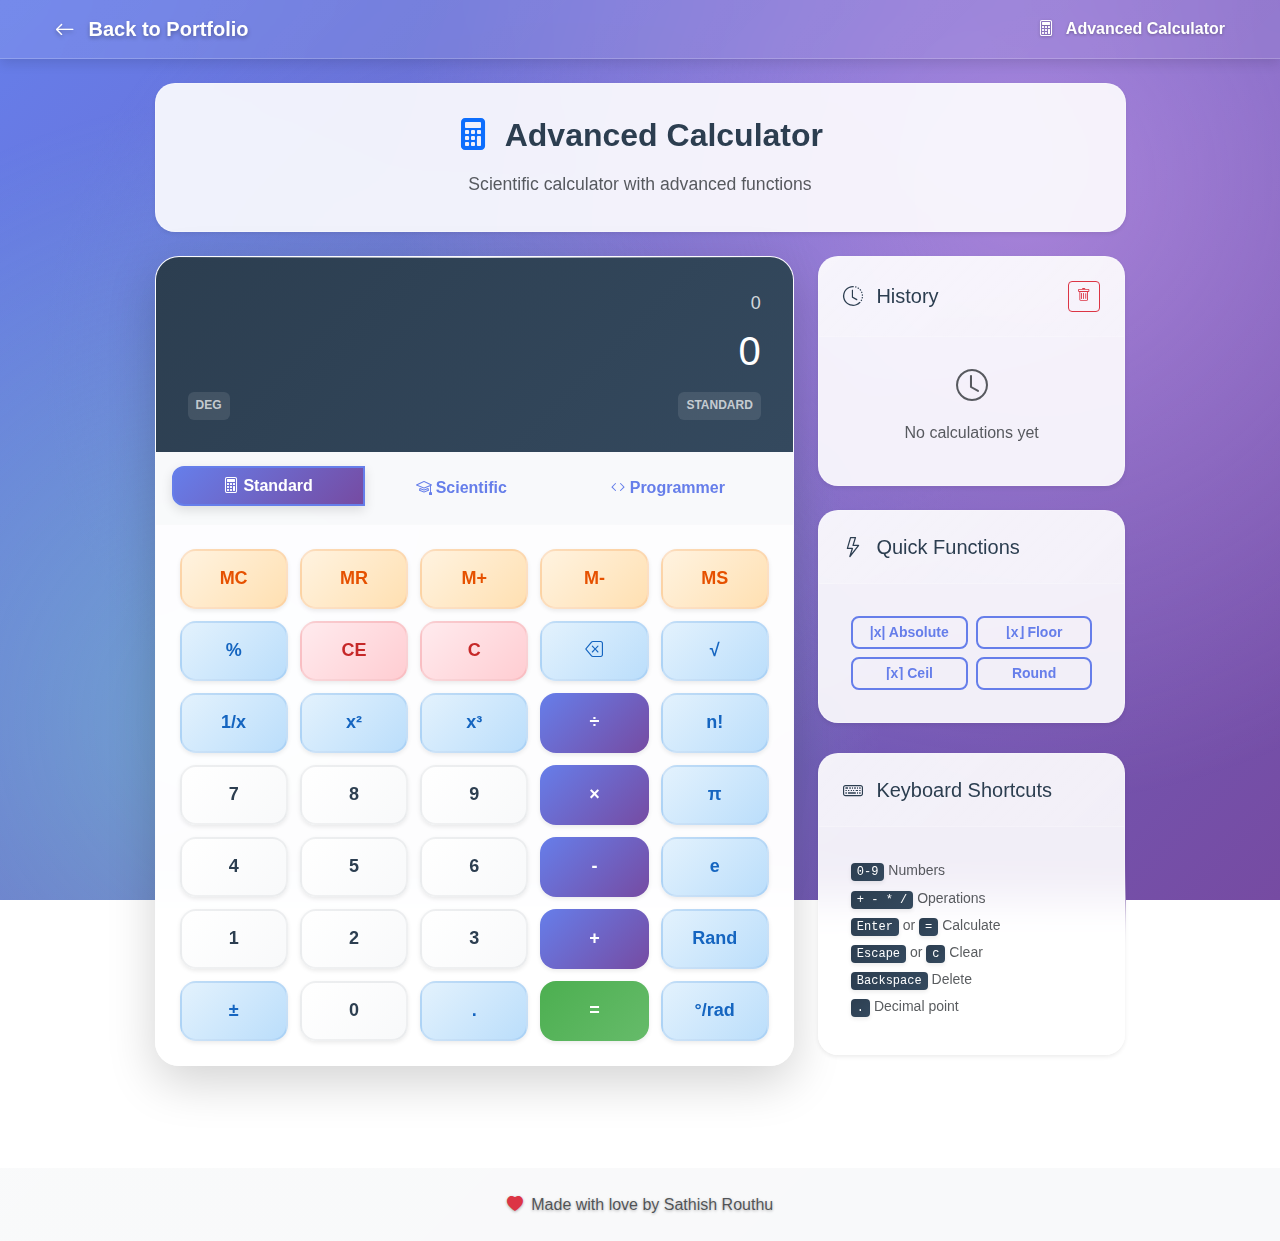
<file: Apps/Calculator/index.html>
<!DOCTYPE html>
<html lang="en">
<head>
    <meta charset="UTF-8">
    <meta name="viewport" content="width=device-width, initial-scale=1.0">
    <title>Advanced Calculator - Sathish Routhu</title>
    
    <!-- Bootstrap CSS (matching your portfolio) -->
    <link href="../../assets/vendor/bootstrap/css/bootstrap.min.css" rel="stylesheet">
    <link href="../../assets/vendor/bootstrap-icons/bootstrap-icons.css" rel="stylesheet">
    
    <!-- Custom CSS -->
    <link href="index.css" rel="stylesheet">
</head>
<body>
    <!-- Navigation Header -->
    <nav class="navbar navbar-expand-lg navbar-dark bg-dark">
        <div class="container">
            <a class="navbar-brand" href="../../index.html">
                <i class="bi bi-arrow-left me-2"></i>
                Back to Portfolio
            </a>
            <span class="navbar-text">
                <i class="bi bi-calculator me-2"></i>
                Advanced Calculator
            </span>
        </div>
    </nav>

    <!-- Main Container -->
    <div class="container mt-4">
        <div class="row justify-content-center">
            <div class="col-lg-10 col-md-12">
                <!-- Header Section -->
                <div class="card shadow-sm mb-4">
                    <div class="card-body text-center">
                        <h1 class="card-title mb-3">
                            <i class="bi bi-calculator-fill text-primary me-2"></i>
                            Advanced Calculator
                        </h1>
                        <p class="card-text text-muted">Scientific calculator with advanced functions</p>
                    </div>
                </div>

                <!-- Calculator Container -->
                <div class="row">
                    <!-- Calculator Display and Keypad -->
                    <div class="col-lg-8 col-md-12 mb-4">
                        <div class="card calculator-card shadow-lg">
                            <!-- Display Section -->
                            <div class="calculator-display">
                                <div class="memory-indicator">
                                    <span id="memoryIndicator" class="d-none">M</span>
                                </div>
                                <div class="expression-display">
                                    <div id="expressionDisplay" class="expression">0</div>
                                </div>
                                <div class="result-display">
                                    <div id="resultDisplay" class="result">0</div>
                                </div>
                                <div class="calculator-info">
                                    <span id="angleMode" class="angle-mode">DEG</span>
                                    <span id="calculatorMode" class="calculator-mode">STANDARD</span>
                                </div>
                            </div>

                            <!-- Mode Toggle -->
                            <div class="mode-toggle">
                                <div class="btn-group w-100" role="group">
                                    <button type="button" class="btn btn-outline-primary active" id="standardMode">
                                        <i class="bi bi-calculator me-1"></i>Standard
                                    </button>
                                    <button type="button" class="btn btn-outline-primary" id="scientificMode">
                                        <i class="bi bi-mortarboard me-1"></i>Scientific
                                    </button>
                                    <button type="button" class="btn btn-outline-primary" id="programmerMode">
                                        <i class="bi bi-code me-1"></i>Programmer
                                    </button>
                                </div>
                            </div>

                            <!-- Calculator Keypad -->
                            <div class="calculator-keypad">
                                <!-- Memory and Clear Row -->
                                <div class="keypad-row">
                                    <button class="btn calc-btn memory-btn" data-action="mc" title="Memory Clear">
                                        <span class="btn-text">MC</span>
                                    </button>
                                    <button class="btn calc-btn memory-btn" data-action="mr" title="Memory Recall">
                                        <span class="btn-text">MR</span>
                                    </button>
                                    <button class="btn calc-btn memory-btn" data-action="mplus" title="Memory Add">
                                        <span class="btn-text">M+</span>
                                    </button>
                                    <button class="btn calc-btn memory-btn" data-action="mminus" title="Memory Subtract">
                                        <span class="btn-text">M-</span>
                                    </button>
                                    <button class="btn calc-btn memory-btn" data-action="ms" title="Memory Store">
                                        <span class="btn-text">MS</span>
                                    </button>
                                </div>

                                <!-- Scientific Functions Row 1 (Hidden by default) -->
                                <div class="keypad-row scientific-row d-none">
                                    <button class="btn calc-btn function-btn" data-action="sin" title="Sine">
                                        <span class="btn-text">sin</span>
                                    </button>
                                    <button class="btn calc-btn function-btn" data-action="cos" title="Cosine">
                                        <span class="btn-text">cos</span>
                                    </button>
                                    <button class="btn calc-btn function-btn" data-action="tan" title="Tangent">
                                        <span class="btn-text">tan</span>
                                    </button>
                                    <button class="btn calc-btn function-btn" data-action="ln" title="Natural Log">
                                        <span class="btn-text">ln</span>
                                    </button>
                                    <button class="btn calc-btn function-btn" data-action="log" title="Log Base 10">
                                        <span class="btn-text">log</span>
                                    </button>
                                </div>

                                <!-- Scientific Functions Row 2 (Hidden by default) -->
                                <div class="keypad-row scientific-row d-none">
                                    <button class="btn calc-btn function-btn" data-action="asin" title="Arc Sine">
                                        <span class="btn-text">sin⁻¹</span>
                                    </button>
                                    <button class="btn calc-btn function-btn" data-action="acos" title="Arc Cosine">
                                        <span class="btn-text">cos⁻¹</span>
                                    </button>
                                    <button class="btn calc-btn function-btn" data-action="atan" title="Arc Tangent">
                                        <span class="btn-text">tan⁻¹</span>
                                    </button>
                                    <button class="btn calc-btn function-btn" data-action="exp" title="Exponential">
                                        <span class="btn-text">eˣ</span>
                                    </button>
                                    <button class="btn calc-btn function-btn" data-action="pow" title="Power">
                                        <span class="btn-text">xʸ</span>
                                    </button>
                                </div>

                                <!-- Programmer Functions Row (Hidden by default) -->
                                <div class="keypad-row programmer-row d-none">
                                    <button class="btn calc-btn base-btn" data-action="hex" title="Hexadecimal">
                                        <span class="btn-text">HEX</span>
                                    </button>
                                    <button class="btn calc-btn base-btn" data-action="dec" title="Decimal">
                                        <span class="btn-text">DEC</span>
                                    </button>
                                    <button class="btn calc-btn base-btn" data-action="oct" title="Octal">
                                        <span class="btn-text">OCT</span>
                                    </button>
                                    <button class="btn calc-btn base-btn" data-action="bin" title="Binary">
                                        <span class="btn-text">BIN</span>
                                    </button>
                                    <button class="btn calc-btn function-btn" data-action="not" title="Bitwise NOT">
                                        <span class="btn-text">NOT</span>
                                    </button>
                                </div>

                                <!-- Function Row -->
                                <div class="keypad-row">
                                    <button class="btn calc-btn function-btn" data-action="percent" title="Percentage">
                                        <span class="btn-text">%</span>
                                    </button>
                                    <button class="btn calc-btn clear-btn" data-action="ce" title="Clear Entry">
                                        <span class="btn-text">CE</span>
                                    </button>
                                    <button class="btn calc-btn clear-btn" data-action="clear" title="Clear All">
                                        <span class="btn-text">C</span>
                                    </button>
                                    <button class="btn calc-btn function-btn" data-action="backspace" title="Backspace">
                                        <i class="bi bi-backspace"></i>
                                    </button>
                                    <button class="btn calc-btn function-btn" data-action="sqrt" title="Square Root">
                                        <span class="btn-text">√</span>
                                    </button>
                                </div>

                                <!-- Number Row 1 -->
                                <div class="keypad-row">
                                    <button class="btn calc-btn function-btn" data-action="reciprocal" title="1/x">
                                        <span class="btn-text">1/x</span>
                                    </button>
                                    <button class="btn calc-btn function-btn" data-action="square" title="Square">
                                        <span class="btn-text">x²</span>
                                    </button>
                                    <button class="btn calc-btn function-btn" data-action="cube" title="Cube">
                                        <span class="btn-text">x³</span>
                                    </button>
                                    <button class="btn calc-btn operator-btn" data-action="divide" title="Divide">
                                        <span class="btn-text">÷</span>
                                    </button>
                                    <button class="btn calc-btn function-btn" data-action="factorial" title="Factorial">
                                        <span class="btn-text">n!</span>
                                    </button>
                                </div>

                                <!-- Number Row 2 -->
                                <div class="keypad-row">
                                    <button class="btn calc-btn number-btn" data-number="7">
                                        <span class="btn-text">7</span>
                                    </button>
                                    <button class="btn calc-btn number-btn" data-number="8">
                                        <span class="btn-text">8</span>
                                    </button>
                                    <button class="btn calc-btn number-btn" data-number="9">
                                        <span class="btn-text">9</span>
                                    </button>
                                    <button class="btn calc-btn operator-btn" data-action="multiply" title="Multiply">
                                        <span class="btn-text">×</span>
                                    </button>
                                    <button class="btn calc-btn function-btn" data-action="pi" title="Pi">
                                        <span class="btn-text">π</span>
                                    </button>
                                </div>

                                <!-- Number Row 3 -->
                                <div class="keypad-row">
                                    <button class="btn calc-btn number-btn" data-number="4">
                                        <span class="btn-text">4</span>
                                    </button>
                                    <button class="btn calc-btn number-btn" data-number="5">
                                        <span class="btn-text">5</span>
                                    </button>
                                    <button class="btn calc-btn number-btn" data-number="6">
                                        <span class="btn-text">6</span>
                                    </button>
                                    <button class="btn calc-btn operator-btn" data-action="subtract" title="Subtract">
                                        <span class="btn-text">-</span>
                                    </button>
                                    <button class="btn calc-btn function-btn" data-action="e" title="Euler's Number">
                                        <span class="btn-text">e</span>
                                    </button>
                                </div>

                                <!-- Number Row 4 -->
                                <div class="keypad-row">
                                    <button class="btn calc-btn number-btn" data-number="1">
                                        <span class="btn-text">1</span>
                                    </button>
                                    <button class="btn calc-btn number-btn" data-number="2">
                                        <span class="btn-text">2</span>
                                    </button>
                                    <button class="btn calc-btn number-btn" data-number="3">
                                        <span class="btn-text">3</span>
                                    </button>
                                    <button class="btn calc-btn operator-btn" data-action="add" title="Add">
                                        <span class="btn-text">+</span>
                                    </button>
                                    <button class="btn calc-btn function-btn" data-action="random" title="Random Number">
                                        <span class="btn-text">Rand</span>
                                    </button>
                                </div>

                                <!-- Bottom Row -->
                                <div class="keypad-row">
                                    <button class="btn calc-btn function-btn" data-action="negate" title="Toggle Sign">
                                        <span class="btn-text">±</span>
                                    </button>
                                    <button class="btn calc-btn number-btn" data-number="0">
                                        <span class="btn-text">0</span>
                                    </button>
                                    <button class="btn calc-btn function-btn" data-action="decimal" title="Decimal Point">
                                        <span class="btn-text">.</span>
                                    </button>
                                    <button class="btn calc-btn equals-btn" data-action="equals" title="Equals">
                                        <span class="btn-text">=</span>
                                    </button>
                                    <button class="btn calc-btn function-btn" data-action="deg-rad" title="Degree/Radian Toggle">
                                        <span class="btn-text">°/rad</span>
                                    </button>
                                </div>
                            </div>
                        </div>
                    </div>

                    <!-- History and Additional Features -->
                    <div class="col-lg-4 col-md-12">
                        <!-- Calculator History -->
                        <div class="card shadow-sm mb-4">
                            <div class="card-header d-flex justify-content-between align-items-center">
                                <h5 class="mb-0">
                                    <i class="bi bi-clock-history me-2"></i>
                                    History
                                </h5>
                                <button type="button" class="btn btn-sm btn-outline-danger" id="clearHistory">
                                    <i class="bi bi-trash"></i>
                                </button>
                            </div>
                            <div class="card-body p-0">
                                <div id="calculatorHistory" class="calculator-history">
                                    <div class="empty-history text-center py-4">
                                        <i class="bi bi-clock text-muted" style="font-size: 2rem;"></i>
                                        <p class="text-muted mt-2">No calculations yet</p>
                                    </div>
                                </div>
                            </div>
                        </div>

                        <!-- Base Conversions (for programmer mode) -->
                        <div class="card shadow-sm mb-4 d-none" id="baseConversions">
                            <div class="card-header">
                                <h5 class="mb-0">
                                    <i class="bi bi-arrow-left-right me-2"></i>
                                    Base Conversions
                                </h5>
                            </div>
                            <div class="card-body">
                                <div class="base-conversion">
                                    <label class="form-label">Hexadecimal</label>
                                    <input type="text" class="form-control" id="hexValue" readonly>
                                </div>
                                <div class="base-conversion">
                                    <label class="form-label">Decimal</label>
                                    <input type="text" class="form-control" id="decValue" readonly>
                                </div>
                                <div class="base-conversion">
                                    <label class="form-label">Octal</label>
                                    <input type="text" class="form-control" id="octValue" readonly>
                                </div>
                                <div class="base-conversion">
                                    <label class="form-label">Binary</label>
                                    <input type="text" class="form-control" id="binValue" readonly>
                                </div>
                            </div>
                        </div>

                        <!-- Quick Functions -->
                        <div class="card shadow-sm">
                            <div class="card-header">
                                <h5 class="mb-0">
                                    <i class="bi bi-lightning me-2"></i>
                                    Quick Functions
                                </h5>
                            </div>
                            <div class="card-body">
                                <div class="row g-2">
                                    <div class="col-6">
                                        <button class="btn btn-outline-primary btn-sm w-100" data-action="abs">
                                            |x| Absolute
                                        </button>
                                    </div>
                                    <div class="col-6">
                                        <button class="btn btn-outline-primary btn-sm w-100" data-action="floor">
                                            ⌊x⌋ Floor
                                        </button>
                                    </div>
                                    <div class="col-6">
                                        <button class="btn btn-outline-primary btn-sm w-100" data-action="ceil">
                                            ⌈x⌉ Ceil
                                        </button>
                                    </div>
                                    <div class="col-6">
                                        <button class="btn btn-outline-primary btn-sm w-100" data-action="round">
                                            Round
                                        </button>
                                    </div>
                                </div>
                            </div>
                        </div>

                        <!-- Keyboard Shortcuts Info -->
                        <div class="card shadow-sm mt-4">
                            <div class="card-header">
                                <h5 class="mb-0">
                                    <i class="bi bi-keyboard me-2"></i>
                                    Keyboard Shortcuts
                                </h5>
                            </div>
                            <div class="card-body">
                                <small class="text-muted">
                                    <div class="mb-1"><kbd>0-9</kbd> Numbers</div>
                                    <div class="mb-1"><kbd>+ - * /</kbd> Operations</div>
                                    <div class="mb-1"><kbd>Enter</kbd> or <kbd>=</kbd> Calculate</div>
                                    <div class="mb-1"><kbd>Escape</kbd> or <kbd>c</kbd> Clear</div>
                                    <div class="mb-1"><kbd>Backspace</kbd> Delete</div>
                                    <div class="mb-1"><kbd>.</kbd> Decimal point</div>
                                </small>
                            </div>
                        </div>
                    </div>
                </div>
            </div>
        </div>
    </div>

    <!-- Footer -->
    <footer class="bg-light py-4 mt-5">
        <div class="container text-center">
            <p class="mb-0 text-muted">
                <i class="bi bi-heart-fill text-danger me-1"></i>
                Made with love by Sathish Routhu
            </p>
        </div>
    </footer>

    <!-- Scripts -->
    <script src="../../assets/vendor/bootstrap/js/bootstrap.bundle.min.js"></script>
    <script src="index.js"></script>
</body>
</html>
</file>
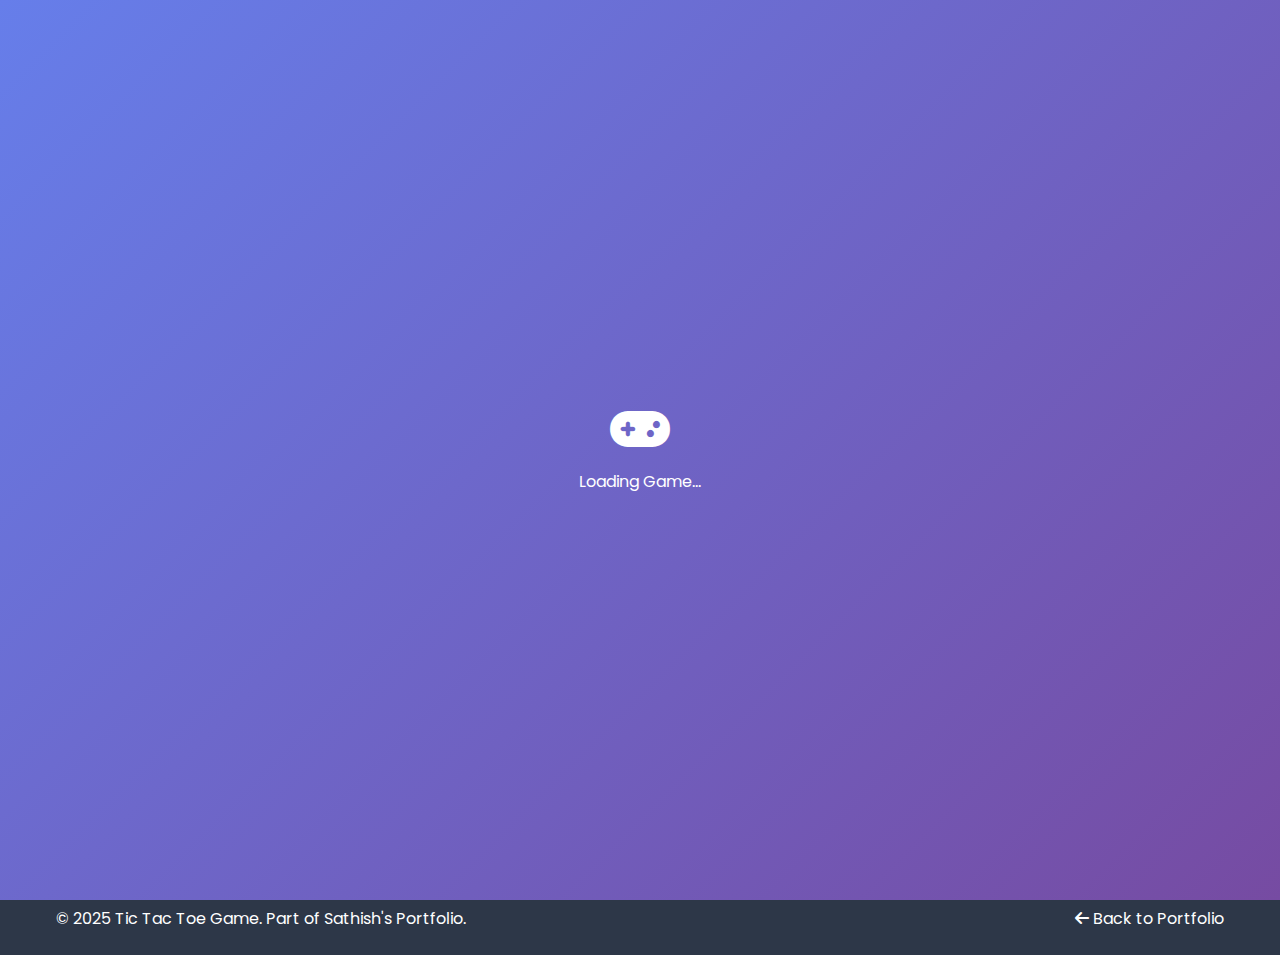
<file: Apps/TicTacToe/index.html>
<!DOCTYPE html>
<html lang="en">
<head>
    <meta charset="UTF-8">
    <meta name="viewport" content="width=device-width, initial-scale=1.0">
    <title>Tic Tac Toe - Interactive Game</title>
    <link rel="stylesheet" href="index.css">
    <link href="https://fonts.googleapis.com/css2?family=Poppins:wght@300;400;500;600;700&display=swap" rel="stylesheet">
    <link rel="stylesheet" href="https://cdnjs.cloudflare.com/ajax/libs/font-awesome/6.0.0/css/all.min.css">
</head>
<body>
    <!-- Header -->
    <header class="header">
        <div class="container">
            <div class="nav-brand">
                <h1><i class="fas fa-gamepad"></i> Tic Tac Toe</h1>
            </div>
            <nav class="nav-menu">
                <a href="../../index.html" class="nav-link">
                    <i class="fas fa-home"></i> Back to Portfolio
                </a>
            </nav>
        </div>
    </header>

    <!-- Main Content -->
    <main class="main-content">
        <div class="container">
            <!-- Game Title Section -->
            <section class="hero-section">
                <div class="hero-content">
                    <h2 class="hero-title">
                        <i class="fas fa-trophy"></i>
                        Ultimate Tic Tac Toe
                    </h2>
                    <p class="hero-subtitle">Challenge your friend to a classic game of strategy and fun!</p>
                </div>
            </section>

            <!-- Player Setup Section -->
            <section class="setup-section" id="setupSection">
                <div class="setup-card">
                    <h3 class="setup-title">
                        <i class="fas fa-users"></i>
                        Player Setup
                    </h3>
                    <div class="players-form">
                        <div class="player-input-group">
                            <label for="player1Name" class="input-label">
                                <i class="fas fa-user player-x-icon"></i>
                                Player 1 (X)
                            </label>
                            <input 
                                type="text" 
                                id="player1Name" 
                                class="player-input" 
                                placeholder="Enter Player 1 name"
                                maxlength="20"
                                required
                            >
                        </div>
                        <div class="vs-divider">
                            <span class="vs-text">VS</span>
                        </div>
                        <div class="player-input-group">
                            <label for="player2Name" class="input-label">
                                <i class="fas fa-user player-o-icon"></i>
                                Player 2 (O)
                            </label>
                            <input 
                                type="text" 
                                id="player2Name" 
                                class="player-input" 
                                placeholder="Enter Player 2 name"
                                maxlength="20"
                                required
                            >
                        </div>
                    </div>
                    <button class="start-game-btn" id="startGameBtn">
                        <i class="fas fa-play"></i>
                        Start Game
                    </button>
                </div>
            </section>

            <!-- Game Section -->
            <section class="game-section" id="gameSection" style="display: none;">
                <!-- Game Info -->
                <div class="game-info">
                    <div class="current-player">
                        <span class="current-player-text">Current Turn:</span>
                        <span class="current-player-name" id="currentPlayerName">Player 1</span>
                        <span class="current-player-symbol" id="currentPlayerSymbol">X</span>
                    </div>
                    <div class="score-board">
                        <div class="score-item">
                            <span class="score-label" id="player1ScoreLabel">Player 1</span>
                            <span class="score-value" id="player1Score">0</span>
                        </div>
                        <div class="score-divider">:</div>
                        <div class="score-item">
                            <span class="score-label" id="player2ScoreLabel">Player 2</span>
                            <span class="score-value" id="player2Score">0</span>
                        </div>
                    </div>
                </div>

                <!-- Game Board -->
                <div class="game-board-container">
                    <div class="game-board" id="gameBoard">
                        <div class="game-cell" data-index="0"></div>
                        <div class="game-cell" data-index="1"></div>
                        <div class="game-cell" data-index="2"></div>
                        <div class="game-cell" data-index="3"></div>
                        <div class="game-cell" data-index="4"></div>
                        <div class="game-cell" data-index="5"></div>
                        <div class="game-cell" data-index="6"></div>
                        <div class="game-cell" data-index="7"></div>
                        <div class="game-cell" data-index="8"></div>
                    </div>
                </div>

                <!-- Game Controls -->
                <div class="game-controls">
                    <button class="control-btn reset-btn" id="resetGameBtn">
                        <i class="fas fa-redo"></i>
                        Reset Game
                    </button>
                    <button class="control-btn new-players-btn" id="newPlayersBtn">
                        <i class="fas fa-user-friends"></i>
                        New Players
                    </button>
                </div>
            </section>
        </div>
    </main>

    <!-- Winner Modal -->
    <div class="modal-overlay" id="winnerModal">
        <div class="modal-content">
            <div class="modal-header">
                <div class="winner-icon" id="winnerIcon">
                    <i class="fas fa-trophy"></i>
                </div>
            </div>
            <div class="modal-body">
                <h3 class="modal-title" id="modalTitle">Congratulations!</h3>
                <p class="modal-message" id="modalMessage">Player 1 wins!</p>
                <div class="confetti-container" id="confettiContainer"></div>
            </div>
            <div class="modal-footer">
                <button class="modal-btn play-again-btn" id="playAgainBtn">
                    <i class="fas fa-play"></i>
                    Play Again
                </button>
                <button class="modal-btn close-modal-btn" id="closeModalBtn">
                    <i class="fas fa-times"></i>
                    Close
                </button>
            </div>
        </div>
    </div>

    <!-- Footer -->
    <footer class="footer">
        <div class="container">
            <div class="footer-content">
                <p>&copy; 2025 Tic Tac Toe Game. Part of Sathish's Portfolio.</p>
                <div class="footer-links">
                    <a href="../index.html" class="footer-link">
                        <i class="fas fa-arrow-left"></i>
                        Back to Portfolio
                    </a>
                </div>
            </div>
        </div>
    </footer>

    <!-- Loading Overlay -->
    <div class="loading-overlay" id="loadingOverlay">
        <div class="loading-spinner">
            <i class="fas fa-gamepad spinning"></i>
            <p>Loading Game...</p>
        </div>
    </div>

    <script src="index.js"></script>
</body>
</html>
</file>
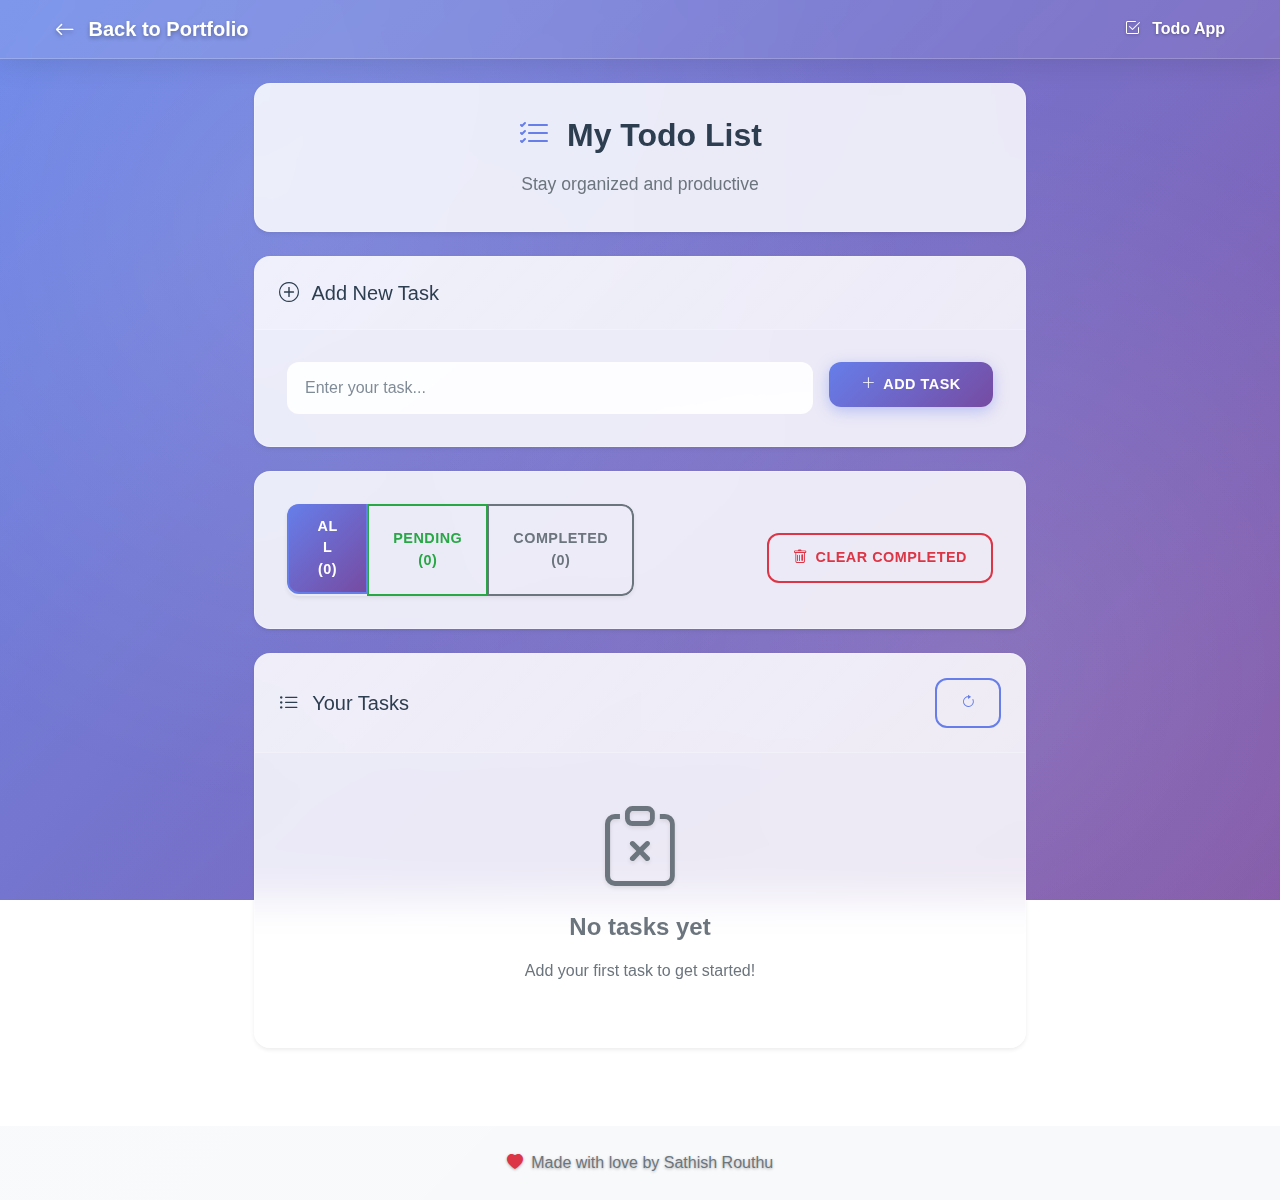
<file: Apps/Todo/index.html>
<!DOCTYPE html>
<html lang="en">
<head>
    <meta charset="UTF-8">
    <meta name="viewport" content="width=device-width, initial-scale=1.0">
    <title>Todo App - Sathish Routhu</title>
    
    <!-- Bootstrap CSS (matching your portfolio) -->
    <link href="../../assets/vendor/bootstrap/css/bootstrap.min.css" rel="stylesheet">
    <link href="../../assets/vendor/bootstrap-icons/bootstrap-icons.css" rel="stylesheet">
    
    <!-- Custom CSS -->
    <link href="index.css" rel="stylesheet">
</head>
<body>
    <!-- Navigation Header -->
    <nav class="navbar navbar-expand-lg navbar-dark bg-dark">
        <div class="container">
            <a class="navbar-brand" href="../../index.html">
                <i class="bi bi-arrow-left me-2"></i>
                Back to Portfolio
            </a>
            <span class="navbar-text">
                <i class="bi bi-check2-square me-2"></i>
                Todo App
            </span>
        </div>
    </nav>

    <!-- Main Container -->
    <div class="container mt-4">
        <div class="row justify-content-center">
            <div class="col-lg-8 col-md-10">
                <!-- Header Section -->
                <div class="card shadow-sm mb-4">
                    <div class="card-body text-center">
                        <h1 class="card-title mb-3">
                            <i class="bi bi-list-check text-primary me-2"></i>
                            My Todo List
                        </h1>
                        <p class="card-text text-muted">Stay organized and productive</p>
                    </div>
                </div>

                <!-- Add Todo Form -->
                <div class="card shadow-sm mb-4">
                    <div class="card-header">
                        <h5 class="mb-0">
                            <i class="bi bi-plus-circle me-2"></i>
                            Add New Task
                        </h5>
                    </div>
                    <div class="card-body">
                        <form id="todoForm" class="row g-3">
                            <div class="col-md-9">
                                <input 
                                    type="text" 
                                    id="taskInput" 
                                    class="form-control" 
                                    placeholder="Enter your task..."
                                    required
                                    maxlength="255"
                                >
                                <div class="invalid-feedback">
                                    Please enter a valid task.
                                </div>
                            </div>
                            <div class="col-md-3">
                                <button type="submit" class="btn btn-primary w-100">
                                    <i class="bi bi-plus-lg me-1"></i>
                                    Add Task
                                </button>
                            </div>
                        </form>
                    </div>
                </div>

                <!-- Filter and Stats Section -->
                <div class="card shadow-sm mb-4">
                    <div class="card-body">
                        <div class="row align-items-center">
                            <div class="col-md-6">
                                <div class="btn-group" role="group">
                                    <button type="button" class="btn btn-outline-primary active" data-filter="all">
                                        All (<span id="totalCount">0</span>)
                                    </button>
                                    <button type="button" class="btn btn-outline-success" data-filter="pending">
                                        Pending (<span id="pendingCount">0</span>)
                                    </button>
                                    <button type="button" class="btn btn-outline-secondary" data-filter="completed">
                                        Completed (<span id="completedCount">0</span>)
                                    </button>
                                </div>
                            </div>
                            <div class="col-md-6 text-md-end mt-3 mt-md-0">
                                <button type="button" class="btn btn-outline-danger" id="clearCompleted">
                                    <i class="bi bi-trash me-1"></i>
                                    Clear Completed
                                </button>
                            </div>
                        </div>
                    </div>
                </div>

                <!-- Loading Spinner -->
                <div id="loadingSpinner" class="text-center py-4 d-none">
                    <div class="spinner-border text-primary" role="status">
                        <span class="visually-hidden">Loading...</span>
                    </div>
                    <p class="mt-2 text-muted">Loading your tasks...</p>
                </div>

                <!-- Todo List -->
                <div class="card shadow-sm">
                    <div class="card-header d-flex justify-content-between align-items-center">
                        <h5 class="mb-0">
                            <i class="bi bi-list-ul me-2"></i>
                            Your Tasks
                        </h5>
                        <button type="button" class="btn btn-sm btn-outline-primary" id="refreshTodos">
                            <i class="bi bi-arrow-clockwise"></i>
                        </button>
                    </div>
                    <div class="card-body p-0">
                        <!-- Empty State -->
                        <div id="emptyState" class="text-center py-5 d-none">
                            <i class="bi bi-clipboard-x display-1 text-muted"></i>
                            <h4 class="mt-3 text-muted">No tasks yet</h4>
                            <p class="text-muted">Add your first task to get started!</p>
                        </div>
                        
                        <!-- Todo Items Container -->
                        <div id="todoList" class="list-group list-group-flush">
                            <!-- Dynamic todo items will be inserted here -->
                        </div>
                    </div>
                </div>

                <!-- Error Alert -->
                <div id="errorAlert" class="alert alert-danger mt-3 d-none" role="alert">
                    <i class="bi bi-exclamation-triangle-fill me-2"></i>
                    <span id="errorMessage"></span>
                    <button type="button" class="btn-close" aria-label="Close"></button>
                </div>

                <!-- Success Alert -->
                <div id="successAlert" class="alert alert-success mt-3 d-none" role="alert">
                    <i class="bi bi-check-circle-fill me-2"></i>
                    <span id="successMessage"></span>
                    <button type="button" class="btn-close" aria-label="Close"></button>
                </div>
            </div>
        </div>
    </div>

    <!-- Footer -->
    <footer class="bg-light py-4 mt-5">
        <div class="container text-center">
            <p class="mb-0 text-muted">
                <i class="bi bi-heart-fill text-danger me-1"></i>
                Made with love by Sathish Routhu
            </p>
        </div>
    </footer>

    <!-- Confirmation Modal -->
    <div class="modal fade" id="confirmModal" tabindex="-1">
        <div class="modal-dialog">
            <div class="modal-content">
                <div class="modal-header">
                    <h5 class="modal-title">Confirm Action</h5>
                    <button type="button" class="btn-close" data-bs-dismiss="modal"></button>
                </div>
                <div class="modal-body">
                    <p id="confirmMessage"></p>
                </div>
                <div class="modal-footer">
                    <button type="button" class="btn btn-secondary" data-bs-dismiss="modal">Cancel</button>
                    <button type="button" class="btn btn-danger" id="confirmAction">Confirm</button>
                </div>
            </div>
        </div>
    </div>

    <!-- Edit Task Modal -->
    <div class="modal fade" id="editModal" tabindex="-1">
        <div class="modal-dialog">
            <div class="modal-content">
                <div class="modal-header">
                    <h5 class="modal-title">Edit Task</h5>
                    <button type="button" class="btn-close" data-bs-dismiss="modal"></button>
                </div>
                <div class="modal-body">
                    <form id="editTaskForm">
                        <div class="mb-3">
                            <label for="editTaskInput" class="form-label">Task</label>
                            <input type="text" class="form-control" id="editTaskInput" maxlength="255" required>
                            <input type="hidden" id="editTaskId">
                        </div>
                    </form>
                </div>
                <div class="modal-footer">
                    <button type="button" class="btn btn-secondary" data-bs-dismiss="modal">Cancel</button>
                    <button type="button" class="btn btn-primary" id="saveEditedTask">Save Changes</button>
                </div>
            </div>
        </div>
    </div>

    <!-- Scripts -->
    <script src="../../assets/vendor/bootstrap/js/bootstrap.bundle.min.js"></script>
    <script src="api-service.js"></script>
    <script src="index.js"></script>
</body>
</html>
</file>
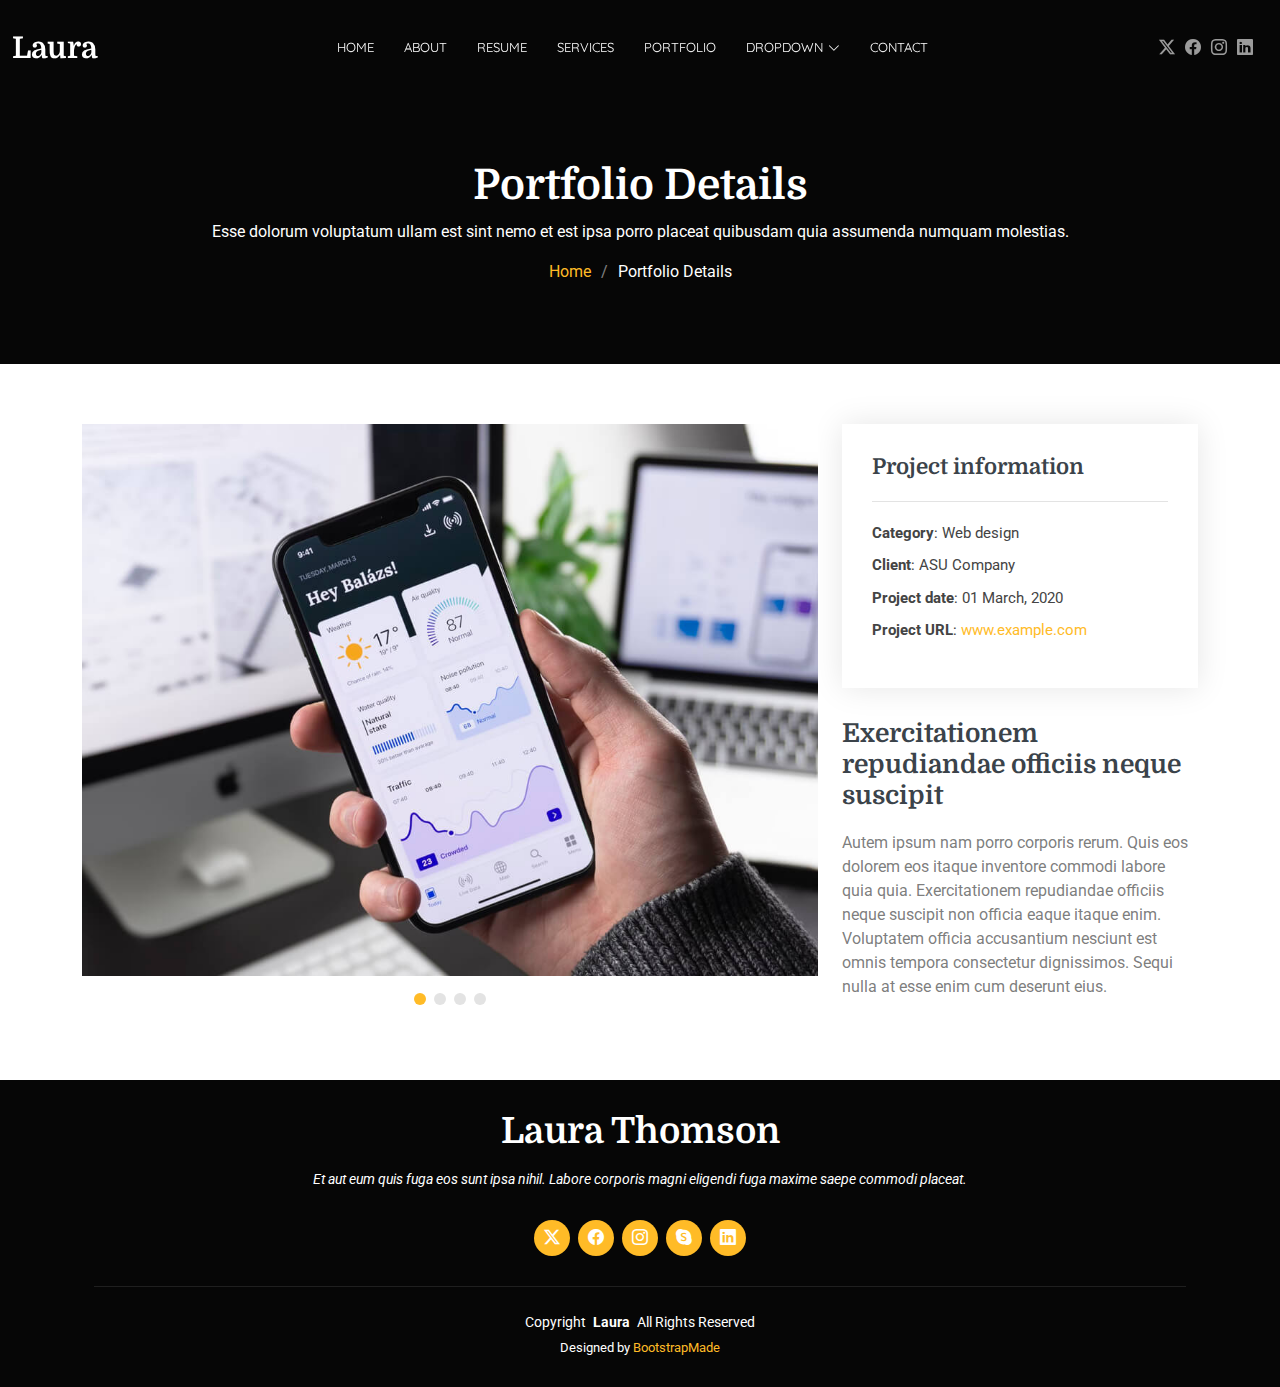
<file: portfolio-details.html>
<!DOCTYPE html>
<html lang="en">

<head>
  <meta charset="utf-8">
  <meta content="width=device-width, initial-scale=1.0" name="viewport">
  <title>Portfolio Details - Laura Bootstrap Template</title>
  <meta name="description" content="">
  <meta name="keywords" content="">

  <!-- Favicons -->
  <link href="assets/img/favicon.png" rel="icon">
  <link href="assets/img/apple-touch-icon.png" rel="apple-touch-icon">

  <!-- Fonts -->
  <link href="https://fonts.googleapis.com" rel="preconnect">
  <link href="https://fonts.gstatic.com" rel="preconnect" crossorigin>
  <link href="https://fonts.googleapis.com/css2?family=Roboto:ital,wght@0,100;0,300;0,400;0,500;0,700;0,900;1,100;1,300;1,400;1,500;1,700;1,900&family=Quicksand:wght@300;400;500;600;700&family=Domine:wght@400;500;600;700&display=swap" rel="stylesheet">

  <!-- Vendor CSS Files -->
  <link href="assets/vendor/bootstrap/css/bootstrap.min.css" rel="stylesheet">
  <link href="assets/vendor/bootstrap-icons/bootstrap-icons.css" rel="stylesheet">
  <link href="assets/vendor/aos/aos.css" rel="stylesheet">
  <link href="assets/vendor/swiper/swiper-bundle.min.css" rel="stylesheet">
  <link href="assets/vendor/glightbox/css/glightbox.min.css" rel="stylesheet">

  <!-- Main CSS File -->
  <link href="assets/css/main.css" rel="stylesheet">

  <!-- =======================================================
  * Template Name: Laura
  * Template URL: https://bootstrapmade.com/laura-free-creative-bootstrap-theme/
  * Updated: Aug 07 2024 with Bootstrap v5.3.3
  * Author: BootstrapMade.com
  * License: https://bootstrapmade.com/license/
  ======================================================== -->
</head>

<body class="portfolio-details-page">

  <header id="header" class="header d-flex align-items-center fixed-top">
    <div class="container-fluid position-relative d-flex align-items-center justify-content-between">

      <a href="index.html" class="logo d-flex align-items-center me-auto me-xl-0">
        <!-- Uncomment the line below if you also wish to use an image logo -->
        <!-- <img src="assets/img/logo.png" alt=""> -->
        <h1 class="sitename">Laura</h1>
      </a>

      <nav id="navmenu" class="navmenu">
        <ul>
          <li><a href="#hero">Home</a></li>
          <li><a href="#about">About</a></li>
          <li><a href="#resume">Resume</a></li>
          <li><a href="#services">Services</a></li>
          <li><a href="#portfolio">Portfolio</a></li>
          <li class="dropdown"><a href="#"><span>Dropdown</span> <i class="bi bi-chevron-down toggle-dropdown"></i></a>
            <ul>
              <li><a href="#">Dropdown 1</a></li>
              <li class="dropdown"><a href="#"><span>Deep Dropdown</span> <i class="bi bi-chevron-down toggle-dropdown"></i></a>
                <ul>
                  <li><a href="#">Deep Dropdown 1</a></li>
                  <li><a href="#">Deep Dropdown 2</a></li>
                  <li><a href="#">Deep Dropdown 3</a></li>
                  <li><a href="#">Deep Dropdown 4</a></li>
                  <li><a href="#">Deep Dropdown 5</a></li>
                </ul>
              </li>
              <li><a href="#">Dropdown 2</a></li>
              <li><a href="#">Dropdown 3</a></li>
              <li><a href="#">Dropdown 4</a></li>
            </ul>
          </li>
          <li><a href="#contact">Contact</a></li>
        </ul>
        <i class="mobile-nav-toggle d-xl-none bi bi-list"></i>
      </nav>

      <div class="header-social-links">
        <a href="#" class="twitter"><i class="bi bi-twitter-x"></i></a>
        <a href="#" class="facebook"><i class="bi bi-facebook"></i></a>
        <a href="#" class="instagram"><i class="bi bi-instagram"></i></a>
        <a href="#" class="linkedin"><i class="bi bi-linkedin"></i></a>
      </div>

    </div>
  </header>

  <main class="main">

    <!-- Page Title -->
    <div class="page-title dark-background">
      <div class="container position-relative">
        <h1>Portfolio Details</h1>
        <p>Esse dolorum voluptatum ullam est sint nemo et est ipsa porro placeat quibusdam quia assumenda numquam molestias.</p>
        <nav class="breadcrumbs">
          <ol>
            <li><a href="index.html">Home</a></li>
            <li class="current">Portfolio Details</li>
          </ol>
        </nav>
      </div>
    </div><!-- End Page Title -->

    <!-- Portfolio Details Section -->
    <section id="portfolio-details" class="portfolio-details section">

      <div class="container" data-aos="fade-up" data-aos-delay="100">

        <div class="row gy-4">

          <div class="col-lg-8">
            <div class="portfolio-details-slider swiper init-swiper">

              <script type="application/json" class="swiper-config">
                {
                  "loop": true,
                  "speed": 600,
                  "autoplay": {
                    "delay": 5000
                  },
                  "slidesPerView": "auto",
                  "pagination": {
                    "el": ".swiper-pagination",
                    "type": "bullets",
                    "clickable": true
                  }
                }
              </script>

              <div class="swiper-wrapper align-items-center">

                <div class="swiper-slide">
                  <img src="assets/img/portfolio/app-1.jpg" alt="">
                </div>

                <div class="swiper-slide">
                  <img src="assets/img/portfolio/product-1.jpg" alt="">
                </div>

                <div class="swiper-slide">
                  <img src="assets/img/portfolio/branding-1.jpg" alt="">
                </div>

                <div class="swiper-slide">
                  <img src="assets/img/portfolio/books-1.jpg" alt="">
                </div>

              </div>
              <div class="swiper-pagination"></div>
            </div>
          </div>

          <div class="col-lg-4">
            <div class="portfolio-info" data-aos="fade-up" data-aos-delay="200">
              <h3>Project information</h3>
              <ul>
                <li><strong>Category</strong>: Web design</li>
                <li><strong>Client</strong>: ASU Company</li>
                <li><strong>Project date</strong>: 01 March, 2020</li>
                <li><strong>Project URL</strong>: <a href="#">www.example.com</a></li>
              </ul>
            </div>
            <div class="portfolio-description" data-aos="fade-up" data-aos-delay="300">
              <h2>Exercitationem repudiandae officiis neque suscipit</h2>
              <p>
                Autem ipsum nam porro corporis rerum. Quis eos dolorem eos itaque inventore commodi labore quia quia. Exercitationem repudiandae officiis neque suscipit non officia eaque itaque enim. Voluptatem officia accusantium nesciunt est omnis tempora consectetur dignissimos. Sequi nulla at esse enim cum deserunt eius.
              </p>
            </div>
          </div>

        </div>

      </div>

    </section><!-- /Portfolio Details Section -->

  </main>

  <footer id="footer" class="footer position-relative dark-background">
    <div class="container">
      <h3 class="sitename">Laura Thomson<br></h3>
      <p>Et aut eum quis fuga eos sunt ipsa nihil. Labore corporis magni eligendi fuga maxime saepe commodi placeat.</p>
      <div class="social-links d-flex justify-content-center">
        <a href=""><i class="bi bi-twitter-x"></i></a>
        <a href=""><i class="bi bi-facebook"></i></a>
        <a href=""><i class="bi bi-instagram"></i></a>
        <a href=""><i class="bi bi-skype"></i></a>
        <a href=""><i class="bi bi-linkedin"></i></a>
      </div>
      <div class="container">
        <div class="copyright">
          <span>Copyright</span> <strong class="px-1 sitename">Laura</strong> <span>All Rights Reserved</span>
        </div>
        <div class="credits">
          <!-- All the links in the footer should remain intact. -->
          <!-- You can delete the links only if you've purchased the pro version. -->
          <!-- Licensing information: https://bootstrapmade.com/license/ -->
          <!-- Purchase the pro version with working PHP/AJAX contact form: [buy-url] -->
          Designed by <a href="https://bootstrapmade.com/">BootstrapMade</a>
        </div>
      </div>
    </div>
  </footer>

  <!-- Scroll Top -->
  <a href="#" id="scroll-top" class="scroll-top d-flex align-items-center justify-content-center"><i class="bi bi-arrow-up-short"></i></a>

  <!-- Preloader -->
  <div id="preloader"></div>

  <!-- Vendor JS Files -->
  <script src="assets/vendor/bootstrap/js/bootstrap.bundle.min.js"></script>
  <script src="assets/vendor/php-email-form/validate.js"></script>
  <script src="assets/vendor/aos/aos.js"></script>
  <script src="assets/vendor/swiper/swiper-bundle.min.js"></script>
  <script src="assets/vendor/glightbox/js/glightbox.min.js"></script>
  <script src="assets/vendor/imagesloaded/imagesloaded.pkgd.min.js"></script>
  <script src="assets/vendor/isotope-layout/isotope.pkgd.min.js"></script>

  <!-- Main JS File -->
  <script src="assets/js/main.js"></script>

</body>

</html>
</file>
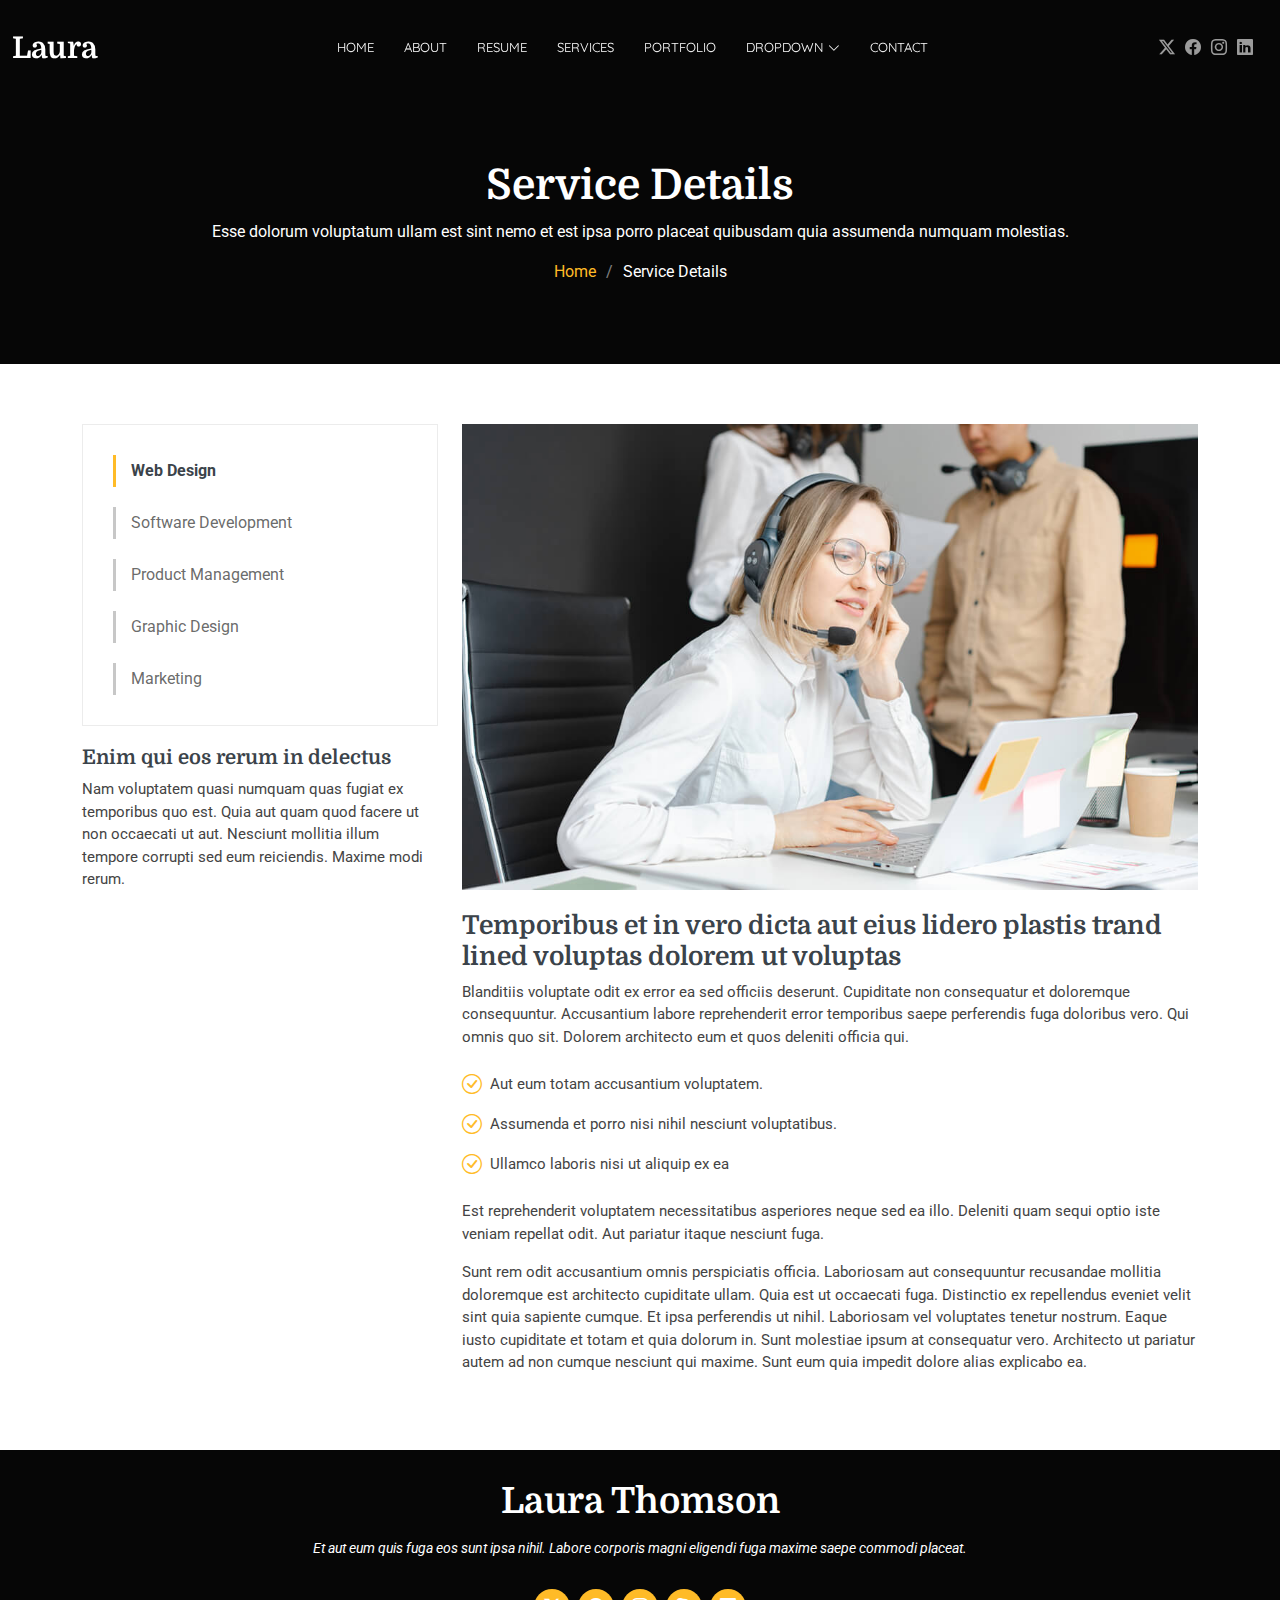
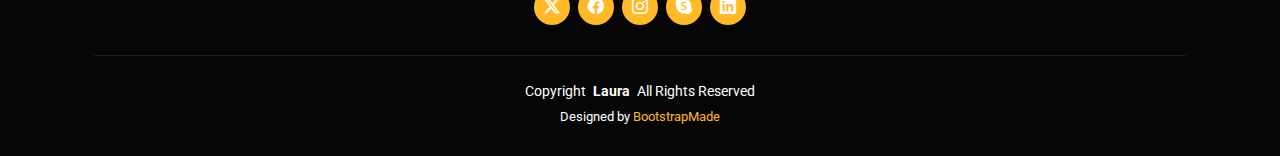
<file: service-details.html>
<!DOCTYPE html>
<html lang="en">

<head>
  <meta charset="utf-8">
  <meta content="width=device-width, initial-scale=1.0" name="viewport">
  <title>Service Details - Laura Bootstrap Template</title>
  <meta name="description" content="">
  <meta name="keywords" content="">

  <!-- Favicons -->
  <link href="assets/img/favicon.png" rel="icon">
  <link href="assets/img/apple-touch-icon.png" rel="apple-touch-icon">

  <!-- Fonts -->
  <link href="https://fonts.googleapis.com" rel="preconnect">
  <link href="https://fonts.gstatic.com" rel="preconnect" crossorigin>
  <link href="https://fonts.googleapis.com/css2?family=Roboto:ital,wght@0,100;0,300;0,400;0,500;0,700;0,900;1,100;1,300;1,400;1,500;1,700;1,900&family=Quicksand:wght@300;400;500;600;700&family=Domine:wght@400;500;600;700&display=swap" rel="stylesheet">

  <!-- Vendor CSS Files -->
  <link href="assets/vendor/bootstrap/css/bootstrap.min.css" rel="stylesheet">
  <link href="assets/vendor/bootstrap-icons/bootstrap-icons.css" rel="stylesheet">
  <link href="assets/vendor/aos/aos.css" rel="stylesheet">
  <link href="assets/vendor/swiper/swiper-bundle.min.css" rel="stylesheet">
  <link href="assets/vendor/glightbox/css/glightbox.min.css" rel="stylesheet">

  <!-- Main CSS File -->
  <link href="assets/css/main.css" rel="stylesheet">

  <!-- =======================================================
  * Template Name: Laura
  * Template URL: https://bootstrapmade.com/laura-free-creative-bootstrap-theme/
  * Updated: Aug 07 2024 with Bootstrap v5.3.3
  * Author: BootstrapMade.com
  * License: https://bootstrapmade.com/license/
  ======================================================== -->
</head>

<body class="service-details-page">

  <header id="header" class="header d-flex align-items-center fixed-top">
    <div class="container-fluid position-relative d-flex align-items-center justify-content-between">

      <a href="index.html" class="logo d-flex align-items-center me-auto me-xl-0">
        <!-- Uncomment the line below if you also wish to use an image logo -->
        <!-- <img src="assets/img/logo.png" alt=""> -->
        <h1 class="sitename">Laura</h1>
      </a>

      <nav id="navmenu" class="navmenu">
        <ul>
          <li><a href="#hero">Home</a></li>
          <li><a href="#about">About</a></li>
          <li><a href="#resume">Resume</a></li>
          <li><a href="#services">Services</a></li>
          <li><a href="#portfolio">Portfolio</a></li>
          <li class="dropdown"><a href="#"><span>Dropdown</span> <i class="bi bi-chevron-down toggle-dropdown"></i></a>
            <ul>
              <li><a href="#">Dropdown 1</a></li>
              <li class="dropdown"><a href="#"><span>Deep Dropdown</span> <i class="bi bi-chevron-down toggle-dropdown"></i></a>
                <ul>
                  <li><a href="#">Deep Dropdown 1</a></li>
                  <li><a href="#">Deep Dropdown 2</a></li>
                  <li><a href="#">Deep Dropdown 3</a></li>
                  <li><a href="#">Deep Dropdown 4</a></li>
                  <li><a href="#">Deep Dropdown 5</a></li>
                </ul>
              </li>
              <li><a href="#">Dropdown 2</a></li>
              <li><a href="#">Dropdown 3</a></li>
              <li><a href="#">Dropdown 4</a></li>
            </ul>
          </li>
          <li><a href="#contact">Contact</a></li>
        </ul>
        <i class="mobile-nav-toggle d-xl-none bi bi-list"></i>
      </nav>

      <div class="header-social-links">
        <a href="#" class="twitter"><i class="bi bi-twitter-x"></i></a>
        <a href="#" class="facebook"><i class="bi bi-facebook"></i></a>
        <a href="#" class="instagram"><i class="bi bi-instagram"></i></a>
        <a href="#" class="linkedin"><i class="bi bi-linkedin"></i></a>
      </div>

    </div>
  </header>

  <main class="main">

    <!-- Page Title -->
    <div class="page-title dark-background">
      <div class="container position-relative">
        <h1>Service Details</h1>
        <p>Esse dolorum voluptatum ullam est sint nemo et est ipsa porro placeat quibusdam quia assumenda numquam molestias.</p>
        <nav class="breadcrumbs">
          <ol>
            <li><a href="index.html">Home</a></li>
            <li class="current">Service Details</li>
          </ol>
        </nav>
      </div>
    </div><!-- End Page Title -->

    <!-- Service Details Section -->
    <section id="service-details" class="service-details section">

      <div class="container">

        <div class="row gy-4">

          <div class="col-lg-4" data-aos="fade-up" data-aos-delay="100">
            <div class="services-list">
              <a href="#" class="active">Web Design</a>
              <a href="#">Software Development</a>
              <a href="#">Product Management</a>
              <a href="#">Graphic Design</a>
              <a href="#">Marketing</a>
            </div>

            <h4>Enim qui eos rerum in delectus</h4>
            <p>Nam voluptatem quasi numquam quas fugiat ex temporibus quo est. Quia aut quam quod facere ut non occaecati ut aut. Nesciunt mollitia illum tempore corrupti sed eum reiciendis. Maxime modi rerum.</p>
          </div>

          <div class="col-lg-8" data-aos="fade-up" data-aos-delay="200">
            <img src="assets/img/services.jpg" alt="" class="img-fluid services-img">
            <h3>Temporibus et in vero dicta aut eius lidero plastis trand lined voluptas dolorem ut voluptas</h3>
            <p>
              Blanditiis voluptate odit ex error ea sed officiis deserunt. Cupiditate non consequatur et doloremque consequuntur. Accusantium labore reprehenderit error temporibus saepe perferendis fuga doloribus vero. Qui omnis quo sit. Dolorem architecto eum et quos deleniti officia qui.
            </p>
            <ul>
              <li><i class="bi bi-check-circle"></i> <span>Aut eum totam accusantium voluptatem.</span></li>
              <li><i class="bi bi-check-circle"></i> <span>Assumenda et porro nisi nihil nesciunt voluptatibus.</span></li>
              <li><i class="bi bi-check-circle"></i> <span>Ullamco laboris nisi ut aliquip ex ea</span></li>
            </ul>
            <p>
              Est reprehenderit voluptatem necessitatibus asperiores neque sed ea illo. Deleniti quam sequi optio iste veniam repellat odit. Aut pariatur itaque nesciunt fuga.
            </p>
            <p>
              Sunt rem odit accusantium omnis perspiciatis officia. Laboriosam aut consequuntur recusandae mollitia doloremque est architecto cupiditate ullam. Quia est ut occaecati fuga. Distinctio ex repellendus eveniet velit sint quia sapiente cumque. Et ipsa perferendis ut nihil. Laboriosam vel voluptates tenetur nostrum. Eaque iusto cupiditate et totam et quia dolorum in. Sunt molestiae ipsum at consequatur vero. Architecto ut pariatur autem ad non cumque nesciunt qui maxime. Sunt eum quia impedit dolore alias explicabo ea.
            </p>
          </div>

        </div>

      </div>

    </section><!-- /Service Details Section -->

  </main>

  <footer id="footer" class="footer position-relative dark-background">
    <div class="container">
      <h3 class="sitename">Laura Thomson<br></h3>
      <p>Et aut eum quis fuga eos sunt ipsa nihil. Labore corporis magni eligendi fuga maxime saepe commodi placeat.</p>
      <div class="social-links d-flex justify-content-center">
        <a href=""><i class="bi bi-twitter-x"></i></a>
        <a href=""><i class="bi bi-facebook"></i></a>
        <a href=""><i class="bi bi-instagram"></i></a>
        <a href=""><i class="bi bi-skype"></i></a>
        <a href=""><i class="bi bi-linkedin"></i></a>
      </div>
      <div class="container">
        <div class="copyright">
          <span>Copyright</span> <strong class="px-1 sitename">Laura</strong> <span>All Rights Reserved</span>
        </div>
        <div class="credits">
          <!-- All the links in the footer should remain intact. -->
          <!-- You can delete the links only if you've purchased the pro version. -->
          <!-- Licensing information: https://bootstrapmade.com/license/ -->
          <!-- Purchase the pro version with working PHP/AJAX contact form: [buy-url] -->
          Designed by <a href="https://bootstrapmade.com/">BootstrapMade</a>
        </div>
      </div>
    </div>
  </footer>

  <!-- Scroll Top -->
  <a href="#" id="scroll-top" class="scroll-top d-flex align-items-center justify-content-center"><i class="bi bi-arrow-up-short"></i></a>

  <!-- Preloader -->
  <div id="preloader"></div>

  <!-- Vendor JS Files -->
  <script src="assets/vendor/bootstrap/js/bootstrap.bundle.min.js"></script>
  <script src="assets/vendor/php-email-form/validate.js"></script>
  <script src="assets/vendor/aos/aos.js"></script>
  <script src="assets/vendor/swiper/swiper-bundle.min.js"></script>
  <script src="assets/vendor/glightbox/js/glightbox.min.js"></script>
  <script src="assets/vendor/imagesloaded/imagesloaded.pkgd.min.js"></script>
  <script src="assets/vendor/isotope-layout/isotope.pkgd.min.js"></script>

  <!-- Main JS File -->
  <script src="assets/js/main.js"></script>

</body>

</html>
</file>
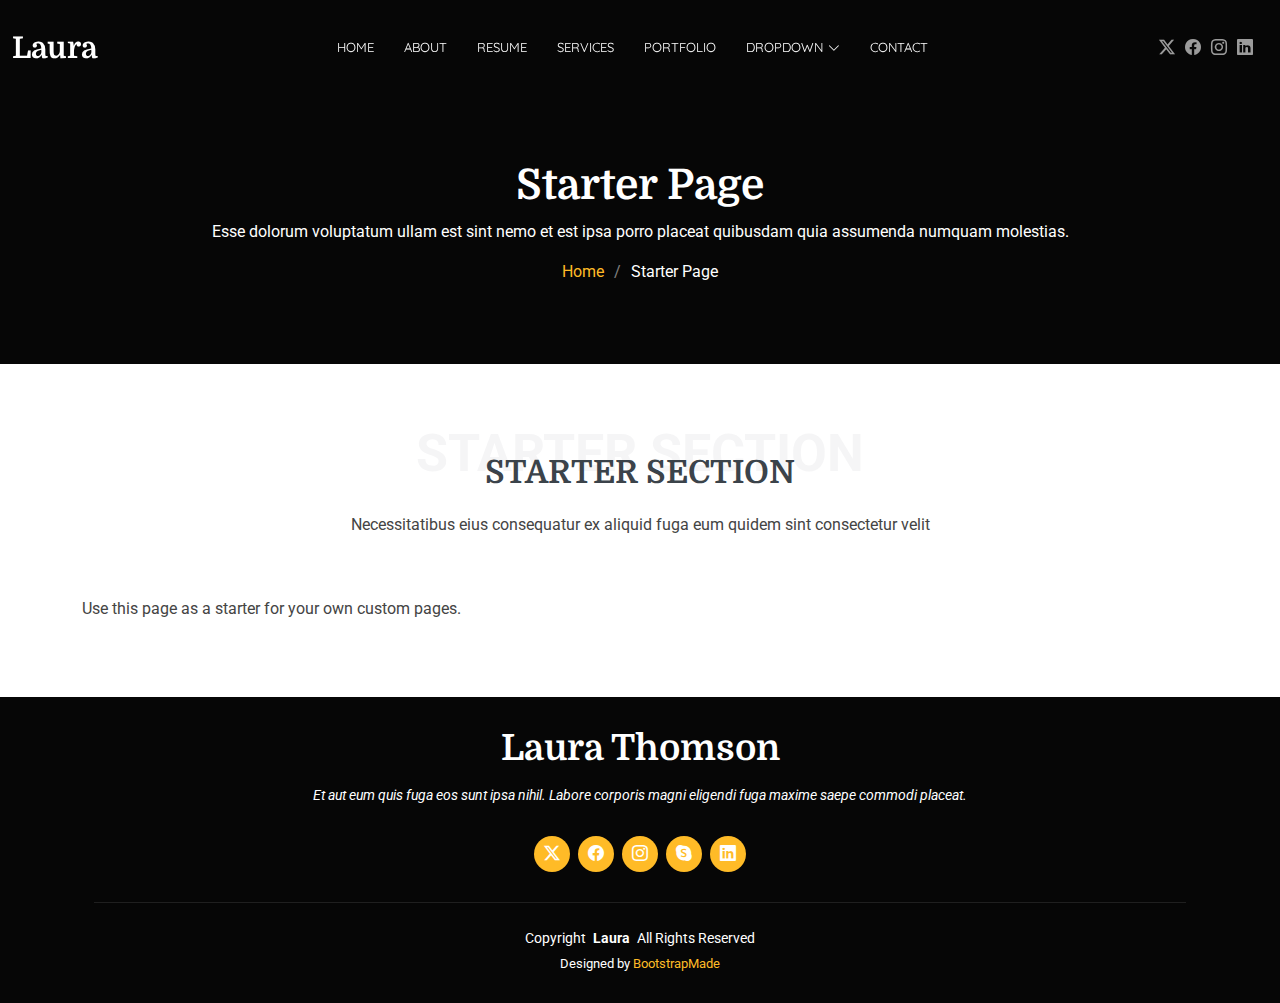
<file: starter-page.html>
<!DOCTYPE html>
<html lang="en">

<head>
  <meta charset="utf-8">
  <meta content="width=device-width, initial-scale=1.0" name="viewport">
  <title>Starter Page - Laura Bootstrap Template</title>
  <meta name="description" content="">
  <meta name="keywords" content="">

  <!-- Favicons -->
  <link href="assets/img/favicon.png" rel="icon">
  <link href="assets/img/apple-touch-icon.png" rel="apple-touch-icon">

  <!-- Fonts -->
  <link href="https://fonts.googleapis.com" rel="preconnect">
  <link href="https://fonts.gstatic.com" rel="preconnect" crossorigin>
  <link href="https://fonts.googleapis.com/css2?family=Roboto:ital,wght@0,100;0,300;0,400;0,500;0,700;0,900;1,100;1,300;1,400;1,500;1,700;1,900&family=Quicksand:wght@300;400;500;600;700&family=Domine:wght@400;500;600;700&display=swap" rel="stylesheet">

  <!-- Vendor CSS Files -->
  <link href="assets/vendor/bootstrap/css/bootstrap.min.css" rel="stylesheet">
  <link href="assets/vendor/bootstrap-icons/bootstrap-icons.css" rel="stylesheet">
  <link href="assets/vendor/aos/aos.css" rel="stylesheet">
  <link href="assets/vendor/swiper/swiper-bundle.min.css" rel="stylesheet">
  <link href="assets/vendor/glightbox/css/glightbox.min.css" rel="stylesheet">

  <!-- Main CSS File -->
  <link href="assets/css/main.css" rel="stylesheet">

  <!-- =======================================================
  * Template Name: Laura
  * Template URL: https://bootstrapmade.com/laura-free-creative-bootstrap-theme/
  * Updated: Aug 07 2024 with Bootstrap v5.3.3
  * Author: BootstrapMade.com
  * License: https://bootstrapmade.com/license/
  ======================================================== -->
</head>

<body class="starter-page-page">

  <header id="header" class="header d-flex align-items-center fixed-top">
    <div class="container-fluid position-relative d-flex align-items-center justify-content-between">

      <a href="index.html" class="logo d-flex align-items-center me-auto me-xl-0">
        <!-- Uncomment the line below if you also wish to use an image logo -->
        <!-- <img src="assets/img/logo.png" alt=""> -->
        <h1 class="sitename">Laura</h1>
      </a>

      <nav id="navmenu" class="navmenu">
        <ul>
          <li><a href="#hero">Home</a></li>
          <li><a href="#about">About</a></li>
          <li><a href="#resume">Resume</a></li>
          <li><a href="#services">Services</a></li>
          <li><a href="#portfolio">Portfolio</a></li>
          <li class="dropdown"><a href="#"><span>Dropdown</span> <i class="bi bi-chevron-down toggle-dropdown"></i></a>
            <ul>
              <li><a href="#">Dropdown 1</a></li>
              <li class="dropdown"><a href="#"><span>Deep Dropdown</span> <i class="bi bi-chevron-down toggle-dropdown"></i></a>
                <ul>
                  <li><a href="#">Deep Dropdown 1</a></li>
                  <li><a href="#">Deep Dropdown 2</a></li>
                  <li><a href="#">Deep Dropdown 3</a></li>
                  <li><a href="#">Deep Dropdown 4</a></li>
                  <li><a href="#">Deep Dropdown 5</a></li>
                </ul>
              </li>
              <li><a href="#">Dropdown 2</a></li>
              <li><a href="#">Dropdown 3</a></li>
              <li><a href="#">Dropdown 4</a></li>
            </ul>
          </li>
          <li><a href="#contact">Contact</a></li>
        </ul>
        <i class="mobile-nav-toggle d-xl-none bi bi-list"></i>
      </nav>

      <div class="header-social-links">
        <a href="#" class="twitter"><i class="bi bi-twitter-x"></i></a>
        <a href="#" class="facebook"><i class="bi bi-facebook"></i></a>
        <a href="#" class="instagram"><i class="bi bi-instagram"></i></a>
        <a href="#" class="linkedin"><i class="bi bi-linkedin"></i></a>
      </div>

    </div>
  </header>

  <main class="main">

    <!-- Page Title -->
    <div class="page-title dark-background">
      <div class="container position-relative">
        <h1>Starter Page</h1>
        <p>Esse dolorum voluptatum ullam est sint nemo et est ipsa porro placeat quibusdam quia assumenda numquam molestias.</p>
        <nav class="breadcrumbs">
          <ol>
            <li><a href="index.html">Home</a></li>
            <li class="current">Starter Page</li>
          </ol>
        </nav>
      </div>
    </div><!-- End Page Title -->

    <!-- Starter Section Section -->
    <section id="starter-section" class="starter-section section">

      <!-- Section Title -->
      <div class="container section-title" data-aos="fade-up">
        <span class="description-title">Starter Section</span>
        <h2>Starter Section</h2>
        <p>Necessitatibus eius consequatur ex aliquid fuga eum quidem sint consectetur velit</p>
      </div><!-- End Section Title -->

      <div class="container" data-aos="fade-up">
        <p>Use this page as a starter for your own custom pages.</p>
      </div>

    </section><!-- /Starter Section Section -->

  </main>

  <footer id="footer" class="footer position-relative dark-background">
    <div class="container">
      <h3 class="sitename">Laura Thomson<br></h3>
      <p>Et aut eum quis fuga eos sunt ipsa nihil. Labore corporis magni eligendi fuga maxime saepe commodi placeat.</p>
      <div class="social-links d-flex justify-content-center">
        <a href=""><i class="bi bi-twitter-x"></i></a>
        <a href=""><i class="bi bi-facebook"></i></a>
        <a href=""><i class="bi bi-instagram"></i></a>
        <a href=""><i class="bi bi-skype"></i></a>
        <a href=""><i class="bi bi-linkedin"></i></a>
      </div>
      <div class="container">
        <div class="copyright">
          <span>Copyright</span> <strong class="px-1 sitename">Laura</strong> <span>All Rights Reserved</span>
        </div>
        <div class="credits">
          <!-- All the links in the footer should remain intact. -->
          <!-- You can delete the links only if you've purchased the pro version. -->
          <!-- Licensing information: https://bootstrapmade.com/license/ -->
          <!-- Purchase the pro version with working PHP/AJAX contact form: [buy-url] -->
          Designed by <a href="https://bootstrapmade.com/">BootstrapMade</a>
        </div>
      </div>
    </div>
  </footer>

  <!-- Scroll Top -->
  <a href="#" id="scroll-top" class="scroll-top d-flex align-items-center justify-content-center"><i class="bi bi-arrow-up-short"></i></a>

  <!-- Preloader -->
  <div id="preloader"></div>

  <!-- Vendor JS Files -->
  <script src="assets/vendor/bootstrap/js/bootstrap.bundle.min.js"></script>
  <script src="assets/vendor/php-email-form/validate.js"></script>
  <script src="assets/vendor/aos/aos.js"></script>
  <script src="assets/vendor/swiper/swiper-bundle.min.js"></script>
  <script src="assets/vendor/glightbox/js/glightbox.min.js"></script>
  <script src="assets/vendor/imagesloaded/imagesloaded.pkgd.min.js"></script>
  <script src="assets/vendor/isotope-layout/isotope.pkgd.min.js"></script>

  <!-- Main JS File -->
  <script src="assets/js/main.js"></script>

</body>

</html>
</file>
<file: Apps/Calculator/index.css>
/* Custom CSS for Advanced Calculator */

:root {
  --primary-color: #667eea;
  --secondary-color: #764ba2;
  --accent-color: #f093fb;
  --success-color: #4facfe;
  --warning-color: #f6d55c;
  --danger-color: #ff6b6b;
  --light-color: #f8f9fa;
  --dark-color: #343a40;
  --white-color: #ffffff;
  --gray-light: #e9ecef;
  --gray-medium: #6c757d;
  --border-radius: 12px;
  --transition: all 0.3s cubic-bezier(0.4, 0, 0.2, 1);
  --shadow-sm: 0 2px 4px rgba(0, 0, 0, 0.08);
  --shadow-md: 0 4px 12px rgba(0, 0, 0, 0.12);
  --shadow-lg: 0 8px 24px rgba(0, 0, 0, 0.15);
  --shadow-xl: 0 12px 32px rgba(0, 0, 0, 0.18);
}

/* Reset and Global Styles */
* {
  box-sizing: border-box;
}

body {
  font-family: -apple-system, BlinkMacSystemFont, "Segoe UI", Roboto, "Helvetica Neue", Arial, sans-serif;
  background: linear-gradient(135deg, #667eea 0%, #764ba2 100%);
  background-attachment: fixed;
  min-height: 100vh;
  color: #2c3e50;
  line-height: 1.6;
  margin: 0;
  padding: 0;
}

/* Beautiful background overlay */
body::before {
  content: '';
  position: fixed;
  top: 0;
  left: 0;
  width: 100%;
  height: 100%;
  background: 
    radial-gradient(circle at 20% 80%, rgba(120, 255, 214, 0.4) 0%, transparent 50%),
    radial-gradient(circle at 80% 20%, rgba(255, 184, 255, 0.4) 0%, transparent 50%),
    radial-gradient(circle at 40% 40%, rgba(120, 119, 198, 0.3) 0%, transparent 50%);
  z-index: -1;
}

/* Navigation Styles */
.navbar {
  background: linear-gradient(135deg, rgba(255, 255, 255, 0.1), rgba(255, 255, 255, 0.05)) !important;
  backdrop-filter: blur(20px);
  border-bottom: 1px solid rgba(255, 255, 255, 0.2);
  box-shadow: var(--shadow-md);
}

.navbar-brand {
  color: #ffffff !important;
  font-weight: 700;
  text-decoration: none;
  text-shadow: 0 2px 4px rgba(0, 0, 0, 0.3);
  transition: var(--transition);
}

.navbar-brand:hover {
  color: #f0f8ff !important;
  transform: translateY(-1px);
}

.navbar-text {
  color: #ffffff !important;
  font-weight: 600;
  text-shadow: 0 1px 3px rgba(0, 0, 0, 0.3);
}

/* Container Styles */
.container {
  max-width: 1200px;
  margin: 0 auto;
  padding: 0 15px;
}

/* Card Styles */
.card {
  background: rgba(255, 255, 255, 0.9);
  backdrop-filter: blur(20px);
  border: 1px solid rgba(255, 255, 255, 0.3);
  border-radius: 20px;
  box-shadow: var(--shadow-lg);
  margin-bottom: 30px;
  transition: var(--transition);
  overflow: hidden;
}

.card:hover {
  transform: translateY(-5px);
  box-shadow: var(--shadow-xl);
}

.card-header {
  background: linear-gradient(135deg, rgba(255, 255, 255, 0.2), rgba(255, 255, 255, 0.1));
  border-bottom: 1px solid rgba(255, 255, 255, 0.2);
  color: #2c3e50;
  font-weight: 700;
  padding: 1.5rem;
  font-size: 1.1rem;
}

.card-body {
  background: transparent;
  color: #2c3e50;
  padding: 2rem;
}

.card-title {
  color: #2c3e50;
  font-weight: 700;
  margin-bottom: 1rem;
  font-size: 2rem;
}

.card-text {
  color: #34495e;
  font-size: 1.1rem;
}

/* Calculator Card Styles */
.calculator-card {
  background: rgba(255, 255, 255, 0.95);
  border-radius: 24px;
  box-shadow: var(--shadow-xl);
  overflow: hidden;
}

/* Calculator Display */
.calculator-display {
  background: linear-gradient(135deg, #2c3e50 0%, #34495e 100%);
  color: white;
  padding: 2rem;
  position: relative;
  min-height: 120px;
}

.memory-indicator {
  position: absolute;
  top: 15px;
  right: 20px;
  font-size: 14px;
  font-weight: bold;
  color: var(--warning-color);
}

.expression-display {
  margin-bottom: 10px;
}

.expression {
  font-size: 18px;
  color: rgba(255, 255, 255, 0.8);
  text-align: right;
  word-wrap: break-word;
  min-height: 22px;
}

.result-display {
  margin-bottom: 15px;
}

.result {
  font-size: 2.5rem;
  font-weight: 300;
  text-align: right;
  color: white;
  word-wrap: break-word;
  min-height: 50px;
  line-height: 1.2;
}

.calculator-info {
  display: flex;
  justify-content: space-between;
  align-items: center;
  font-size: 12px;
  color: rgba(255, 255, 255, 0.7);
}

.angle-mode, .calculator-mode {
  background: rgba(255, 255, 255, 0.1);
  padding: 4px 8px;
  border-radius: 6px;
  font-weight: 600;
}

/* Mode Toggle */
.mode-toggle {
  padding: 1rem;
  background: rgba(248, 249, 250, 0.5);
  border-bottom: 1px solid rgba(255, 255, 255, 0.2);
}

.mode-toggle .btn-group .btn {
  border-radius: 12px;
  font-weight: 600;
  transition: var(--transition);
  border: 2px solid transparent;
}

.mode-toggle .btn-outline-primary {
  background: transparent;
  border-color: var(--primary-color);
  color: var(--primary-color);
}

.mode-toggle .btn-outline-primary.active,
.mode-toggle .btn-outline-primary:hover {
  background: linear-gradient(135deg, var(--primary-color) 0%, var(--secondary-color) 100%);
  border-color: var(--primary-color);
  color: white;
  transform: translateY(-2px);
  box-shadow: var(--shadow-md);
}

/* Calculator Keypad */
.calculator-keypad {
  padding: 1.5rem;
  background: rgba(255, 255, 255, 0.7);
}

.keypad-row {
  display: grid;
  grid-template-columns: repeat(5, 1fr);
  gap: 12px;
  margin-bottom: 12px;
}

.keypad-row:last-child {
  margin-bottom: 0;
}

/* Calculator Buttons */
.calc-btn {
  height: 60px;
  border-radius: 16px;
  font-size: 18px;
  font-weight: 600;
  border: none;
  transition: var(--transition);
  display: flex;
  align-items: center;
  justify-content: center;
  position: relative;
  overflow: hidden;
  box-shadow: var(--shadow-sm);
}

.calc-btn:hover {
  transform: translateY(-2px);
  box-shadow: var(--shadow-md);
}

.calc-btn:active {
  transform: translateY(0);
  transition: all 0.1s;
}

.calc-btn .btn-text {
  position: relative;
  z-index: 2;
}

/* Number Buttons */
.number-btn {
  background: linear-gradient(135deg, #ffffff 0%, #f8f9fa 100%);
  color: #2c3e50;
  border: 2px solid rgba(108, 117, 125, 0.1);
}

.number-btn:hover {
  background: linear-gradient(135deg, #f8f9fa 0%, #e9ecef 100%);
  color: #2c3e50;
  border-color: var(--primary-color);
}

/* Operator Buttons */
.operator-btn {
  background: linear-gradient(135deg, var(--primary-color) 0%, var(--secondary-color) 100%);
  color: white;
}

.operator-btn:hover {
  background: linear-gradient(135deg, #5a67d8 0%, #6b46c1 100%);
  color: white;
}

/* Function Buttons */
.function-btn {
  background: linear-gradient(135deg, #e3f2fd 0%, #bbdefb 100%);
  color: #1565c0;
  border: 2px solid rgba(21, 101, 192, 0.1);
}

.function-btn:hover {
  background: linear-gradient(135deg, #bbdefb 0%, #90caf9 100%);
  color: #0d47a1;
  border-color: #1565c0;
}

/* Memory Buttons */
.memory-btn {
  background: linear-gradient(135deg, #fff3e0 0%, #ffe0b2 100%);
  color: #e65100;
  border: 2px solid rgba(230, 81, 0, 0.1);
}

.memory-btn:hover {
  background: linear-gradient(135deg, #ffe0b2 0%, #ffcc02 100%);
  color: #bf360c;
  border-color: #e65100;
}

/* Clear Buttons */
.clear-btn {
  background: linear-gradient(135deg, #ffebee 0%, #ffcdd2 100%);
  color: #c62828;
  border: 2px solid rgba(198, 40, 40, 0.1);
}

.clear-btn:hover {
  background: linear-gradient(135deg, #ffcdd2 0%, #ef9a9a 100%);
  color: #b71c1c;
  border-color: #c62828;
}

/* Equals Button */
.equals-btn {
  background: linear-gradient(135deg, #4caf50 0%, #66bb6a 100%);
  color: white;
}

.equals-btn:hover {
  background: linear-gradient(135deg, #43a047 0%, #4caf50 100%);
  color: white;
}

/* Base Buttons (Programmer Mode) */
.base-btn {
  background: linear-gradient(135deg, #f3e5f5 0%, #e1bee7 100%);
  color: #7b1fa2;
  border: 2px solid rgba(123, 31, 162, 0.1);
}

.base-btn:hover,
.base-btn.active {
  background: linear-gradient(135deg, #e1bee7 0%, #ce93d8 100%);
  color: #4a148c;
  border-color: #7b1fa2;
}

/* Scientific and Programmer Rows */
.scientific-row,
.programmer-row {
  transition: var(--transition);
}

/* History Panel */
.calculator-history {
  max-height: 300px;
  overflow-y: auto;
  padding: 0;
}

.history-item {
  padding: 12px 16px;
  border-bottom: 1px solid rgba(0, 0, 0, 0.05);
  background: rgba(255, 255, 255, 0.8);
  transition: var(--transition);
}

.history-item:hover {
  background: rgba(102, 126, 234, 0.1);
  cursor: pointer;
}

.history-item:last-child {
  border-bottom: none;
}

.history-expression {
  font-size: 14px;
  color: #6c757d;
  margin-bottom: 4px;
}

.history-result {
  font-size: 16px;
  font-weight: 600;
  color: #2c3e50;
}

.empty-history {
  color: #6c757d;
  padding: 2rem 1rem;
}

/* Base Conversions */
.base-conversion {
  margin-bottom: 1rem;
}

.base-conversion:last-child {
  margin-bottom: 0;
}

.base-conversion .form-label {
  font-weight: 600;
  color: #495057;
  margin-bottom: 0.5rem;
}

.base-conversion .form-control {
  background: rgba(255, 255, 255, 0.8);
  border: 2px solid rgba(0, 0, 0, 0.1);
  border-radius: 8px;
  color: #2c3e50;
  font-family: 'Courier New', monospace;
  font-size: 14px;
}

/* Quick Functions */
.btn-outline-primary.btn-sm {
  background: transparent;
  border: 2px solid var(--primary-color);
  color: var(--primary-color);
  border-radius: 8px;
  font-weight: 600;
  transition: var(--transition);
}

.btn-outline-primary.btn-sm:hover {
  background: linear-gradient(135deg, var(--primary-color) 0%, var(--secondary-color) 100%);
  color: white;
  transform: translateY(-1px);
  box-shadow: var(--shadow-sm);
}

/* Keyboard Shortcuts Info */
kbd {
  background: linear-gradient(135deg, #2c3e50 0%, #34495e 100%);
  color: white;
  border-radius: 4px;
  padding: 2px 6px;
  font-size: 12px;
  box-shadow: var(--shadow-sm);
}

/* Custom Scrollbar */
.calculator-history::-webkit-scrollbar {
  width: 6px;
}

.calculator-history::-webkit-scrollbar-track {
  background: rgba(0, 0, 0, 0.05);
  border-radius: 3px;
}

.calculator-history::-webkit-scrollbar-thumb {
  background: var(--primary-color);
  border-radius: 3px;
}

.calculator-history::-webkit-scrollbar-thumb:hover {
  background: var(--secondary-color);
}

/* Footer */
footer {
  background: linear-gradient(135deg, rgba(255, 255, 255, 0.1), rgba(255, 255, 255, 0.05));
  backdrop-filter: blur(10px);
  color: #ffffff;
  padding: 3rem 0;
  text-align: center;
  text-shadow: 0 1px 3px rgba(0, 0, 0, 0.3);
  margin-top: 4rem;
}

/* Animations */
@keyframes buttonPulse {
  0% { transform: scale(1); }
  50% { transform: scale(1.05); }
  100% { transform: scale(1); }
}

.calc-btn:active {
  animation: buttonPulse 0.2s ease;
}

.fade-in {
  animation: fadeIn 0.3s ease-out;
}

@keyframes fadeIn {
  from {
    opacity: 0;
    transform: translateY(-10px);
  }
  to {
    opacity: 1;
    transform: translateY(0);
  }
}

/* Error State */
.error-state {
  color: var(--danger-color) !important;
  animation: shake 0.3s ease-in-out;
}

@keyframes shake {
  0%, 100% { transform: translateX(0); }
  25% { transform: translateX(-5px); }
  75% { transform: translateX(5px); }
}

/* Responsive Design */
@media (max-width: 992px) {
  .keypad-row {
    gap: 10px;
  }
  
  .calc-btn {
    height: 55px;
    font-size: 16px;
  }
  
  .result {
    font-size: 2rem;
  }
}

@media (max-width: 768px) {
  body {
    background-attachment: scroll;
  }
  
  .container {
    padding: 0 10px;
  }
  
  .card-body {
    padding: 1.5rem;
  }
  
  .calculator-display {
    padding: 1.5rem;
  }
  
  .calculator-keypad {
    padding: 1rem;
  }
  
  .keypad-row {
    gap: 8px;
    margin-bottom: 8px;
  }
  
  .calc-btn {
    height: 50px;
    font-size: 14px;
  }
  
  .result {
    font-size: 1.8rem;
  }
  
  .expression {
    font-size: 16px;
  }
  
  .card-title {
    font-size: 1.5rem;
  }
}

@media (max-width: 576px) {
  .calculator-display {
    padding: 1rem;
    min-height: 100px;
  }
  
  .calculator-keypad {
    padding: 0.75rem;
  }
  
  .calc-btn {
    height: 45px;
    font-size: 13px;
  }
  
  .result {
    font-size: 1.5rem;
  }
  
  .keypad-row {
    gap: 6px;
    margin-bottom: 6px;
  }
  
  .mode-toggle {
    padding: 0.75rem;
  }
  
  .mode-toggle .btn {
    font-size: 12px;
    padding: 8px 12px;
  }
}

/* Special button states */
.calc-btn.pressed {
  transform: scale(0.95);
  transition: transform 0.1s;
}

/* Gradient overlays for enhanced visual appeal */
.calculator-card::before {
  content: '';
  position: absolute;
  top: 0;
  left: 0;
  right: 0;
  height: 1px;
  background: linear-gradient(90deg, transparent, rgba(255, 255, 255, 0.8), transparent);
  z-index: 1;
}

/* Loading animation for calculations */
.calculating {
  position: relative;
}

.calculating::after {
  content: '';
  position: absolute;
  width: 20px;
  height: 20px;
  border: 2px solid transparent;
  border-top-color: var(--primary-color);
  border-radius: 50%;
  animation: spin 1s linear infinite;
  top: 50%;
  left: 50%;
  transform: translate(-50%, -50%);
}

@keyframes spin {
  0% { transform: translate(-50%, -50%) rotate(0deg); }
  100% { transform: translate(-50%, -50%) rotate(360deg); }
}

/* Utility Classes */
.d-none { display: none !important; }
.d-flex { display: flex !important; }
.justify-content-between { justify-content: space-between !important; }
.align-items-center { align-items: center !important; }
.w-100 { width: 100% !important; }
.text-center { text-align: center !important; }
.mb-0 { margin-bottom: 0 !important; }
.mt-4 { margin-top: 1.5rem !important; }
.py-4 { padding-top: 1.5rem !important; padding-bottom: 1.5rem !important; }
</file>
<file: Apps/Todo/index.css>
/* Custom CSS for Todo App */

:root {
  --primary-color: #007bff;
  --secondary-color: #6c757d;
  --success-color: #28a745;
  --danger-color: #dc3545;
  --warning-color: #ffc107;
  --info-color: #17a2b8;
  --light-color: #f8f9fa;
  --dark-color: #343a40;
  --white-color: #ffffff;
  --border-radius: 0.5rem;
  --transition: all 0.3s ease-in-out;
  --shadow-sm: 0 0.125rem 0.25rem rgba(0, 0, 0, 0.075);
  --shadow-md: 0 0.5rem 1rem rgba(0, 0, 0, 0.15);
  --shadow-lg: 0 1rem 3rem rgba(0, 0, 0, 0.175);
}

/* Reset and Global Styles */
* {
  box-sizing: border-box;
}

body {
  font-family: -apple-system, BlinkMacSystemFont, "Segoe UI", Roboto, "Helvetica Neue", Arial, sans-serif;
  background: linear-gradient(135deg, #667eea 0%, #764ba2 100%);
  background-attachment: fixed;
  min-height: 100vh;
  color: #212529;
  line-height: 1.6;
  margin: 0;
  padding: 0;
}

/* Alternative beautiful gradients */
body::before {
  content: '';
  position: fixed;
  top: 0;
  left: 0;
  width: 100%;
  height: 100%;
  background: linear-gradient(120deg, #a8edea 0%, #fed6e3 100%);
  opacity: 0.1;
  z-index: -2;
}

body::after {
  content: '';
  position: fixed;
  top: 0;
  left: 0;
  width: 100%;
  height: 100%;
  background: 
    radial-gradient(circle at 25% 25%, rgba(255, 255, 255, 0.1) 0%, transparent 50%),
    radial-gradient(circle at 75% 75%, rgba(255, 255, 255, 0.1) 0%, transparent 50%);
  z-index: -1;
}

/* Navigation Styles */
.navbar {
  background: linear-gradient(135deg, rgba(255, 255, 255, 0.1), rgba(255, 255, 255, 0.05)) !important;
  backdrop-filter: blur(10px);
  border-bottom: 1px solid rgba(255, 255, 255, 0.2);
  box-shadow: 0 4px 30px rgba(0, 0, 0, 0.1);
}

.navbar-brand {
  color: #ffffff !important;
  font-weight: 700;
  text-decoration: none;
  text-shadow: 0 2px 4px rgba(0, 0, 0, 0.3);
  transition: var(--transition);
}

.navbar-brand:hover {
  color: #f0f8ff !important;
  transform: translateY(-1px);
}

.navbar-text {
  color: #ffffff !important;
  font-weight: 600;
  text-shadow: 0 1px 3px rgba(0, 0, 0, 0.3);
}

/* Container and Layout */
.container {
  max-width: 1200px;
  margin: 0 auto;
  padding: 0 15px;
}

/* Glass-morphism Card Styles */
.card {
  background: rgba(255, 255, 255, 0.85);
  backdrop-filter: blur(20px);
  border: 1px solid rgba(255, 255, 255, 0.3);
  border-radius: 16px;
  box-shadow: var(--shadow-md);
  margin-bottom: 30px;
  transition: var(--transition);
  overflow: hidden;
}

.card:hover {
  transform: translateY(-5px);
  box-shadow: var(--shadow-lg);
}

.card-header {
  background: linear-gradient(135deg, rgba(255, 255, 255, 0.2), rgba(255, 255, 255, 0.1));
  border-bottom: 1px solid rgba(255, 255, 255, 0.2);
  color: #2c3e50;
  font-weight: 700;
  padding: 1.5rem;
  font-size: 1.1rem;
}

.card-body {
  background: transparent;
  color: #2c3e50;
  padding: 2rem;
}

.card-title {
  color: #2c3e50;
  font-weight: 700;
  margin-bottom: 1rem;
  font-size: 2rem;
}

.card-text {
  color: #34495e;
  font-size: 1.1rem;
}

/* Enhanced Form Styles */
.form-control {
  background: rgba(255, 255, 255, 0.9);
  border: 2px solid rgba(255, 255, 255, 0.3);
  border-radius: 12px;
  color: #2c3e50;
  font-size: 1rem;
  padding: 12px 16px;
  transition: var(--transition);
}

.form-control:focus {
  background: rgba(255, 255, 255, 0.95);
  border-color: #007bff;
  box-shadow: 0 0 0 0.3rem rgba(0, 123, 255, 0.15);
  color: #2c3e50;
  transform: translateY(-1px);
}

.form-control::placeholder {
  color: rgba(44, 62, 80, 0.6);
}

/* Enhanced Button Styles */
.btn {
  font-weight: 600;
  border-radius: 12px;
  padding: 12px 24px;
  transition: var(--transition);
  border: none;
  text-transform: uppercase;
  letter-spacing: 0.5px;
  font-size: 0.9rem;
}

.btn-primary {
  background: linear-gradient(135deg, #667eea 0%, #764ba2 100%);
  box-shadow: 0 4px 15px rgba(102, 126, 234, 0.4);
  color: #ffffff;
}

.btn-primary:hover {
  background: linear-gradient(135deg, #5a67d8 0%, #6b46c1 100%);
  box-shadow: 0 6px 20px rgba(102, 126, 234, 0.6);
  transform: translateY(-2px);
  color: #ffffff;
}

.btn-outline-primary {
  background: transparent;
  border: 2px solid #667eea;
  color: #667eea;
}

.btn-outline-primary:hover,
.btn-outline-primary.active {
  background: linear-gradient(135deg, #667eea 0%, #764ba2 100%);
  border-color: #667eea;
  color: #ffffff;
  transform: translateY(-2px);
}

.btn-outline-success {
  background: transparent;
  border: 2px solid #28a745;
  color: #28a745;
}

.btn-outline-success:hover,
.btn-outline-success.active {
  background: linear-gradient(135deg, #28a745 0%, #20c997 100%);
  border-color: #28a745;
  color: #ffffff;
  transform: translateY(-2px);
}

.btn-outline-secondary {
  background: transparent;
  border: 2px solid #6c757d;
  color: #6c757d;
}

.btn-outline-secondary:hover,
.btn-outline-secondary.active {
  background: linear-gradient(135deg, #6c757d 0%, #495057 100%);
  border-color: #6c757d;
  color: #ffffff;
  transform: translateY(-2px);
}

.btn-outline-danger {
  background: transparent;
  border: 2px solid #dc3545;
  color: #dc3545;
}

.btn-outline-danger:hover {
  background: linear-gradient(135deg, #dc3545 0%, #c82333 100%);
  border-color: #dc3545;
  color: #ffffff;
  transform: translateY(-2px);
}

.btn-outline-warning {
  background: transparent;
  border: 2px solid #ffc107;
  color: #856404;
}

.btn-outline-warning:hover {
  background: linear-gradient(135deg, #ffc107 0%, #ff8c00 100%);
  border-color: #ffc107;
  color: #ffffff;
  transform: translateY(-2px);
}

/* Enhanced Todo Item Styles */
.list-group-item {
  background: rgba(255, 255, 255, 0.7);
  backdrop-filter: blur(10px);
  border: 1px solid rgba(255, 255, 255, 0.3);
  color: #2c3e50;
  display: flex;
  align-items: center;
  padding: 1rem 1.5rem;
  margin-bottom: 8px;
  border-radius: 12px;
  transition: var(--transition);
}

.todo-item {
  background: rgba(255, 255, 255, 0.8);
  backdrop-filter: blur(15px);
  border: 1px solid rgba(255, 255, 255, 0.3);
  border-radius: 16px;
  color: #2c3e50;
  display: flex;
  align-items: center;
  padding: 1.5rem;
  margin-bottom: 12px;
  transition: var(--transition);
  box-shadow: var(--shadow-sm);
}

.todo-item:hover {
  background: rgba(255, 255, 255, 0.95);
  transform: translateX(5px);
  box-shadow: var(--shadow-md);
}

.todo-item.completed {
  background: rgba(248, 249, 250, 0.7);
  backdrop-filter: blur(10px);
}

.todo-item.completed .todo-text {
  color: #6c757d;
  text-decoration: line-through;
}

.todo-checkbox {
  margin-right: 1rem;
  width: 20px;
  height: 20px;
  accent-color: #667eea;
}

.todo-text {
  flex: 1;
  color: #2c3e50;
  font-size: 1.1rem;
  font-weight: 500;
  margin-right: 1rem;
}

.todo-content {
  flex: 1;
}

.todo-date {
  color: #6c757d;
  font-size: 0.85rem;
  margin-top: 0.5rem;
  font-style: italic;
}

.todo-actions {
  display: flex;
  gap: 8px;
}

.todo-actions .btn {
  padding: 8px 12px;
  font-size: 0.85rem;
  min-width: auto;
}

/* Enhanced Alert Styles */
.alert {
  background: rgba(255, 255, 255, 0.9);
  backdrop-filter: blur(10px);
  border: 1px solid rgba(255, 255, 255, 0.3);
  border-radius: 12px;
  margin-bottom: 1.5rem;
  padding: 1rem 1.5rem;
  box-shadow: var(--shadow-sm);
}

.alert-success {
  background: rgba(212, 237, 218, 0.9);
  border-color: rgba(195, 230, 203, 0.5);
  color: #155724;
}

.alert-danger {
  background: rgba(248, 215, 218, 0.9);
  border-color: rgba(245, 198, 203, 0.5);
  color: #721c24;
}

/* Enhanced Empty State */
#emptyState {
  text-align: center;
  padding: 4rem 2rem;
  color: #6c757d;
}

#emptyState i {
  color: rgba(206, 212, 218, 0.6);
  font-size: 5rem;
  margin-bottom: 1.5rem;
  text-shadow: 0 2px 4px rgba(0, 0, 0, 0.1);
}

#emptyState h4 {
  color: #495057;
  font-weight: 600;
  margin-bottom: 1rem;
}

/* Loading Spinner */
.spinner-border {
  color: #667eea;
}

/* Enhanced Modal Styles */
.modal-content {
  background: rgba(255, 255, 255, 0.95);
  backdrop-filter: blur(20px);
  border: 1px solid rgba(255, 255, 255, 0.3);
  border-radius: 20px;
  box-shadow: var(--shadow-lg);
}

.modal-header {
  background: linear-gradient(135deg, rgba(255, 255, 255, 0.2), rgba(255, 255, 255, 0.1));
  border-bottom: 1px solid rgba(255, 255, 255, 0.2);
  color: #2c3e50;
  border-radius: 20px 20px 0 0;
}

.modal-body {
  background: transparent;
  color: #2c3e50;
}

.modal-footer {
  background: transparent;
  border-top: 1px solid rgba(255, 255, 255, 0.2);
  border-radius: 0 0 20px 20px;
}

/* Enhanced Footer */
footer {
  background: linear-gradient(135deg, rgba(255, 255, 255, 0.1), rgba(255, 255, 255, 0.05));
  backdrop-filter: blur(10px);
  color: #ffffff;
  padding: 3rem 0;
  text-align: center;
  text-shadow: 0 1px 3px rgba(0, 0, 0, 0.3);
  margin-top: 4rem;
}

/* Filter Button Group */
.btn-group {
  box-shadow: var(--shadow-sm);
  border-radius: 12px;
  overflow: hidden;
}

.btn-group .btn {
  position: relative;
  border-radius: 0;
}

.btn-group .btn:first-child {
  border-radius: 12px 0 0 12px;
}

.btn-group .btn:last-child {
  border-radius: 0 12px 12px 0;
}

.btn-group .btn span {
  font-weight: 700;
}

/* Count badges */
#totalCount, #pendingCount, #completedCount {
  font-weight: bold;
  color: inherit;
}

/* Responsive Design */
@media (max-width: 768px) {
  body {
    background-attachment: scroll;
  }
  
  .card {
    margin-bottom: 20px;
    border-radius: 12px;
  }
  
  .card-body {
    padding: 1.5rem;
  }
  
  .todo-item {
    flex-direction: column;
    align-items: flex-start;
    padding: 1.25rem;
  }
  
  .todo-actions {
    margin-top: 1rem;
    width: 100%;
    justify-content: flex-end;
  }
  
  .btn-group {
    flex-direction: column;
    width: 100%;
  }
  
  .btn-group .btn {
    margin-bottom: 0.5rem;
    border-radius: 12px !important;
  }
  
  .navbar-brand {
    font-size: 1.1rem;
  }
  
  .card-title {
    font-size: 1.75rem;
  }
}

@media (max-width: 576px) {
  .container {
    padding: 0 10px;
  }
  
  .card-body {
    padding: 1rem;
  }
  
  .todo-item {
    padding: 1rem;
  }
  
  .card-title {
    font-size: 1.5rem;
  }
}

/* Utility Classes */
.text-muted {
  color: #6c757d !important;
}

.text-primary {
  color: #667eea !important;
}

.d-none {
  display: none !important;
}

.d-flex {
  display: flex !important;
}

.justify-content-between {
  justify-content: space-between !important;
}

.align-items-center {
  align-items: center !important;
}

.w-100 {
  width: 100% !important;
}

.mt-3 {
  margin-top: 1rem !important;
}

.mb-0 {
  margin-bottom: 0 !important;
}

.py-4 {
  padding-top: 1.5rem !important;
  padding-bottom: 1.5rem !important;
}

/* Enhanced Animations */
.fade-in {
  animation: fadeIn 0.5s ease-out;
}

@keyframes fadeIn {
  from {
    opacity: 0;
    transform: translateY(-20px);
  }
  to {
    opacity: 1;
    transform: translateY(0);
  }
}

/* Loading button animation */
.btn-loading {
  position: relative;
  color: transparent !important;
}

.btn-loading::after {
  content: "";
  position: absolute;
  width: 16px;
  height: 16px;
  top: 50%;
  left: 50%;
  margin-left: -8px;
  margin-top: -8px;
  border: 2px solid transparent;
  border-top-color: #ffffff;
  border-radius: 50%;
  animation: spin 1s linear infinite;
}

@keyframes spin {
  0% { transform: rotate(0deg); }
  100% { transform: rotate(360deg); }
}

/* Floating elements effect */
.card:nth-child(even) {
  animation: float 6s ease-in-out infinite;
}

.card:nth-child(odd) {
  animation: float 6s ease-in-out infinite reverse;
}

@keyframes float {
  0%, 100% {
    transform: translateY(0px);
  }
  50% {
    transform: translateY(-5px);
  }
}

/* Custom scrollbar */
::-webkit-scrollbar {
  width: 8px;
}

::-webkit-scrollbar-track {
  background: rgba(255, 255, 255, 0.1);
  border-radius: 4px;
}

::-webkit-scrollbar-thumb {
  background: rgba(102, 126, 234, 0.5);
  border-radius: 4px;
}

::-webkit-scrollbar-thumb:hover {
  background: rgba(102, 126, 234, 0.7);
}
</file>
<file: Apps/TicTacToe/index.css>
/* Reset and Base Styles */
* {
    margin: 0;
    padding: 0;
    box-sizing: border-box;
}

:root {
    /* Light Color Palette */
    --primary-color: #667eea;
    --secondary-color: #764ba2;
    --accent-color: #f093fb;
    --success-color: #4ecdc4;
    --warning-color: #ffd93d;
    --danger-color: #ff6b6b;
    
    /* Game Colors */
    --player-x-color: #6c5ce7;
    --player-o-color: #fd79a8;
    --board-bg: #ffffff;
    --cell-bg: #f8f9ff;
    --cell-hover: #e8ecff;
    
    /* Neutral Colors */
    --text-primary: #2d3748;
    --text-secondary: #718096;
    --text-light: #a0aec0;
    --bg-primary: #f7fafc;
    --bg-secondary: #edf2f7;
    --border-light: #e2e8f0;
    --shadow-light: rgba(0, 0, 0, 0.1);
    --shadow-medium: rgba(0, 0, 0, 0.15);
    
    /* Gradients */
    --gradient-primary: linear-gradient(135deg, var(--primary-color), var(--secondary-color));
    --gradient-accent: linear-gradient(135deg, var(--accent-color), var(--primary-color));
    --gradient-success: linear-gradient(135deg, var(--success-color), #26d0ce);
    --gradient-game: linear-gradient(135deg, #667eea 0%, #764ba2 100%);
    
    /* Typography */
    --font-family: 'Poppins', sans-serif;
    --font-size-xs: 0.75rem;
    --font-size-sm: 0.875rem;
    --font-size-base: 1rem;
    --font-size-lg: 1.125rem;
    --font-size-xl: 1.25rem;
    --font-size-2xl: 1.5rem;
    --font-size-3xl: 1.875rem;
    --font-size-4xl: 2.25rem;
    
    /* Spacing */
    --spacing-xs: 0.25rem;
    --spacing-sm: 0.5rem;
    --spacing-md: 1rem;
    --spacing-lg: 1.5rem;
    --spacing-xl: 2rem;
    --spacing-2xl: 3rem;
    
    /* Border Radius */
    --radius-sm: 4px;
    --radius-md: 8px;
    --radius-lg: 12px;
    --radius-xl: 16px;
    --radius-full: 50%;
    
    /* Transitions */
    --transition-fast: 0.15s ease;
    --transition-normal: 0.3s ease;
    --transition-slow: 0.5s ease;
}

body {
    font-family: var(--font-family);
    background: var(--bg-primary);
    color: var(--text-primary);
    line-height: 1.6;
    overflow-x: hidden;
}

.container {
    max-width: 1200px;
    margin: 0 auto;
    padding: 0 var(--spacing-md);
}

/* Header Styles */
.header {
    background: var(--gradient-primary);
    color: white;
    padding: var(--spacing-md) 0;
    box-shadow: 0 2px 10px var(--shadow-light);
    position: relative;
    overflow: hidden;
}

.header::before {
    content: '';
    position: absolute;
    top: 0;
    left: 0;
    right: 0;
    bottom: 0;
    background: url('data:image/svg+xml,<svg xmlns="http://www.w3.org/2000/svg" viewBox="0 0 100 100"><circle cx="20" cy="20" r="2" fill="rgba(255,255,255,0.1)"/><circle cx="80" cy="40" r="1.5" fill="rgba(255,255,255,0.1)"/><circle cx="40" cy="80" r="1" fill="rgba(255,255,255,0.1)"/></svg>');
    animation: float 6s ease-in-out infinite;
}

@keyframes float {
    0%, 100% { transform: translateY(0px); }
    50% { transform: translateY(-10px); }
}

.header .container {
    display: flex;
    justify-content: space-between;
    align-items: center;
    position: relative;
    z-index: 1;
}

.nav-brand h1 {
    font-size: var(--font-size-2xl);
    font-weight: 700;
    display: flex;
    align-items: center;
    gap: var(--spacing-sm);
}

.nav-brand i {
    animation: bounce 2s infinite;
}

@keyframes bounce {
    0%, 20%, 50%, 80%, 100% { transform: translateY(0); }
    40% { transform: translateY(-10px); }
    60% { transform: translateY(-5px); }
}

.nav-link {
    color: white;
    text-decoration: none;
    padding: var(--spacing-sm) var(--spacing-md);
    border-radius: var(--radius-md);
    transition: var(--transition-normal);
    display: flex;
    align-items: center;
    gap: var(--spacing-xs);
    background: rgba(255, 255, 255, 0.1);
    backdrop-filter: blur(10px);
}

.nav-link:hover {
    background: rgba(255, 255, 255, 0.2);
    transform: translateY(-2px);
}

/* Main Content */
.main-content {
    min-height: calc(100vh - 140px);
    padding: var(--spacing-xl) 0;
}

/* Hero Section */
.hero-section {
    text-align: center;
    margin-bottom: var(--spacing-2xl);
    animation: fadeInUp 0.8s ease;
}

@keyframes fadeInUp {
    from {
        opacity: 0;
        transform: translateY(30px);
    }
    to {
        opacity: 1;
        transform: translateY(0);
    }
}

.hero-title {
    font-size: var(--font-size-4xl);
    font-weight: 700;
    background: var(--gradient-primary);
    -webkit-background-clip: text;
    -webkit-text-fill-color: transparent;
    background-clip: text;
    margin-bottom: var(--spacing-md);
    display: flex;
    align-items: center;
    justify-content: center;
    gap: var(--spacing-md);
}

.hero-title i {
    color: var(--warning-color);
    animation: pulse 2s infinite;
}

@keyframes pulse {
    0%, 100% { transform: scale(1); }
    50% { transform: scale(1.1); }
}

.hero-subtitle {
    font-size: var(--font-size-lg);
    color: var(--text-secondary);
    max-width: 600px;
    margin: 0 auto;
}

/* Setup Section */
.setup-section {
    animation: fadeInUp 0.8s ease 0.2s both;
}

.setup-card {
    background: white;
    border-radius: var(--radius-xl);
    padding: var(--spacing-2xl);
    box-shadow: 0 10px 40px var(--shadow-light);
    max-width: 500px;
    margin: 0 auto;
    position: relative;
    overflow: hidden;
}

.setup-card::before {
    content: '';
    position: absolute;
    top: 0;
    left: 0;
    right: 0;
    height: 4px;
    background: var(--gradient-primary);
}

.setup-title {
    text-align: center;
    font-size: var(--font-size-2xl);
    font-weight: 600;
    margin-bottom: var(--spacing-xl);
    color: var(--text-primary);
    display: flex;
    align-items: center;
    justify-content: center;
    gap: var(--spacing-sm);
}

.players-form {
    display: flex;
    flex-direction: column;
    gap: var(--spacing-lg);
    margin-bottom: var(--spacing-xl);
}

.player-input-group {
    position: relative;
}

.input-label {
    display: flex;
    align-items: center;
    gap: var(--spacing-sm);
    font-weight: 500;
    margin-bottom: var(--spacing-sm);
    color: var(--text-primary);
}

.player-x-icon {
    color: var(--player-x-color);
}

.player-o-icon {
    color: var(--player-o-color);
}

.player-input {
    width: 100%;
    padding: var(--spacing-md);
    border: 2px solid var(--border-light);
    border-radius: var(--radius-md);
    font-size: var(--font-size-base);
    transition: var(--transition-normal);
    background: var(--cell-bg);
}

.player-input:focus {
    outline: none;
    border-color: var(--primary-color);
    box-shadow: 0 0 0 3px rgba(102, 126, 234, 0.1);
    transform: translateY(-2px);
}

.vs-divider {
    text-align: center;
    position: relative;
    margin: var(--spacing-md) 0;
}

.vs-text {
    background: var(--gradient-accent);
    color: white;
    padding: var(--spacing-sm) var(--spacing-lg);
    border-radius: var(--radius-full);
    font-weight: 600;
    font-size: var(--font-size-lg);
    box-shadow: 0 4px 15px rgba(240, 147, 251, 0.3);
    animation: glow 2s ease-in-out infinite alternate;
}

@keyframes glow {
    from { box-shadow: 0 4px 15px rgba(240, 147, 251, 0.3); }
    to { box-shadow: 0 4px 25px rgba(240, 147, 251, 0.5); }
}

.start-game-btn {
    width: 100%;
    padding: var(--spacing-md) var(--spacing-xl);
    background: var(--gradient-game);
    color: white;
    border: none;
    border-radius: var(--radius-md);
    font-size: var(--font-size-lg);
    font-weight: 600;
    cursor: pointer;
    transition: var(--transition-normal);
    display: flex;
    align-items: center;
    justify-content: center;
    gap: var(--spacing-sm);
    position: relative;
    overflow: hidden;
}

.start-game-btn::before {
    content: '';
    position: absolute;
    top: 0;
    left: -100%;
    width: 100%;
    height: 100%;
    background: linear-gradient(90deg, transparent, rgba(255, 255, 255, 0.2), transparent);
    transition: var(--transition-slow);
}

.start-game-btn:hover::before {
    left: 100%;
}

.start-game-btn:hover {
    transform: translateY(-3px);
    box-shadow: 0 10px 25px rgba(102, 126, 234, 0.3);
}

.start-game-btn:active {
    transform: translateY(-1px);
}

/* Game Section */
.game-section {
    animation: fadeInUp 0.8s ease;
    max-width: 600px;
    margin: 0 auto;
}

.game-info {
    background: white;
    border-radius: var(--radius-lg);
    padding: var(--spacing-lg);
    margin-bottom: var(--spacing-xl);
    box-shadow: 0 5px 20px var(--shadow-light);
    display: flex;
    justify-content: space-between;
    align-items: center;
    flex-wrap: wrap;
    gap: var(--spacing-md);
}

.current-player {
    display: flex;
    align-items: center;
    gap: var(--spacing-sm);
    font-weight: 500;
}

.current-player-name {
    color: var(--primary-color);
    font-weight: 600;
}

.current-player-symbol {
    background: var(--gradient-primary);
    color: white;
    width: 30px;
    height: 30px;
    border-radius: var(--radius-full);
    display: flex;
    align-items: center;
    justify-content: center;
    font-weight: 700;
    animation: pulse 2s infinite;
}

.score-board {
    display: flex;
    align-items: center;
    gap: var(--spacing-md);
}

.score-item {
    text-align: center;
}

.score-label {
    display: block;
    font-size: var(--font-size-sm);
    color: var(--text-secondary);
    margin-bottom: var(--spacing-xs);
}

.score-value {
    display: block;
    font-size: var(--font-size-xl);
    font-weight: 700;
    color: var(--primary-color);
}

.score-divider {
    font-size: var(--font-size-xl);
    font-weight: 700;
    color: var(--text-secondary);
}

/* Game Board */
.game-board-container {
    perspective: 1000px;
    margin-bottom: var(--spacing-xl);
}

.game-board {
    display: grid;
    grid-template-columns: repeat(3, 1fr);
    grid-gap: var(--spacing-md);
    background: white;
    padding: var(--spacing-lg);
    border-radius: var(--radius-xl);
    box-shadow: 0 15px 35px var(--shadow-medium);
    animation: boardSlideIn 0.6s ease;
}

@keyframes boardSlideIn {
    from {
        opacity: 0;
        transform: translateY(30px) rotateX(10deg);
    }
    to {
        opacity: 1;
        transform: translateY(0) rotateX(0);
    }
}

.game-cell {
    aspect-ratio: 1;
    background: var(--cell-bg);
    border: 2px solid var(--border-light);
    border-radius: var(--radius-md);
    display: flex;
    align-items: center;
    justify-content: center;
    font-size: var(--font-size-4xl);
    font-weight: 700;
    cursor: pointer;
    transition: var(--transition-normal);
    position: relative;
    overflow: hidden;
}

.game-cell::before {
    content: '';
    position: absolute;
    top: 0;
    left: 0;
    right: 0;
    bottom: 0;
    background: var(--gradient-primary);
    opacity: 0;
    transition: var(--transition-normal);
}

.game-cell:hover {
    background: var(--cell-hover);
    transform: translateY(-3px);
    box-shadow: 0 8px 25px var(--shadow-light);
}

.game-cell:hover::before {
    opacity: 0.05;
}

.game-cell.x {
    color: var(--player-x-color);
    animation: cellPop 0.4s ease;
}

.game-cell.o {
    color: var(--player-o-color);
    animation: cellPop 0.4s ease;
}

.game-cell.winning {
    background: var(--gradient-success) !important;
    color: white !important;
    animation: winningCell 0.6s ease;
}

@keyframes cellPop {
    0% {
        transform: scale(0);
        opacity: 0;
    }
    50% {
        transform: scale(1.2);
    }
    100% {
        transform: scale(1);
        opacity: 1;
    }
}

@keyframes winningCell {
    0%, 100% {
        transform: scale(1);
    }
    50% {
        transform: scale(1.05);
        box-shadow: 0 0 20px rgba(78, 205, 196, 0.5);
    }
}

/* Game Controls */
.game-controls {
    display: flex;
    gap: var(--spacing-md);
    justify-content: center;
    flex-wrap: wrap;
}

.control-btn {
    padding: var(--spacing-md) var(--spacing-lg);
    border: none;
    border-radius: var(--radius-md);
    font-size: var(--font-size-base);
    font-weight: 500;
    cursor: pointer;
    transition: var(--transition-normal);
    display: flex;
    align-items: center;
    gap: var(--spacing-xs);
    min-width: 140px;
    justify-content: center;
}

.reset-btn {
    background: var(--gradient-primary);
    color: white;
}

.new-players-btn {
    background: white;
    color: var(--primary-color);
    border: 2px solid var(--primary-color);
}

.control-btn:hover {
    transform: translateY(-2px);
    box-shadow: 0 5px 15px var(--shadow-medium);
}

/* Winner Modal */
.modal-overlay {
    position: fixed;
    top: 0;
    left: 0;
    right: 0;
    bottom: 0;
    background: rgba(0, 0, 0, 0.8);
    backdrop-filter: blur(10px);
    display: flex;
    align-items: center;
    justify-content: center;
    z-index: 1000;
    opacity: 0;
    visibility: hidden;
    transition: var(--transition-normal);
}

.modal-overlay.show {
    opacity: 1;
    visibility: visible;
}

.modal-content {
    background: white;
    border-radius: var(--radius-xl);
    padding: var(--spacing-2xl);
    max-width: 400px;
    width: 90%;
    text-align: center;
    transform: scale(0.7) translateY(50px);
    transition: var(--transition-normal);
    position: relative;
    overflow: hidden;
}

.modal-overlay.show .modal-content {
    transform: scale(1) translateY(0);
}

.modal-content::before {
    content: '';
    position: absolute;
    top: 0;
    left: 0;
    right: 0;
    height: 4px;
    background: var(--gradient-success);
}

.winner-icon {
    font-size: 4rem;
    color: var(--warning-color);
    margin-bottom: var(--spacing-lg);
    animation: celebration 1s ease infinite;
}

.winner-icon.tie {
    color: var(--text-secondary);
}

@keyframes celebration {
    0%, 100% { transform: rotate(0deg) scale(1); }
    25% { transform: rotate(-10deg) scale(1.1); }
    75% { transform: rotate(10deg) scale(1.1); }
}

.modal-title {
    font-size: var(--font-size-3xl);
    font-weight: 700;
    margin-bottom: var(--spacing-md);
    background: var(--gradient-primary);
    -webkit-background-clip: text;
    -webkit-text-fill-color: transparent;
    background-clip: text;
}

.modal-message {
    font-size: var(--font-size-lg);
    color: var(--text-secondary);
    margin-bottom: var(--spacing-xl);
}

.modal-footer {
    display: flex;
    gap: var(--spacing-md);
    justify-content: center;
    flex-wrap: wrap;
}

.modal-btn {
    padding: var(--spacing-md) var(--spacing-lg);
    border: none;
    border-radius: var(--radius-md);
    font-size: var(--font-size-base);
    font-weight: 500;
    cursor: pointer;
    transition: var(--transition-normal);
    display: flex;
    align-items: center;
    gap: var(--spacing-xs);
    min-width: 120px;
    justify-content: center;
}

.play-again-btn {
    background: var(--gradient-success);
    color: white;
}

.close-modal-btn {
    background: var(--bg-secondary);
    color: var(--text-primary);
}

.modal-btn:hover {
    transform: translateY(-2px);
    box-shadow: 0 5px 15px var(--shadow-medium);
}

/* Confetti Animation */
.confetti-container {
    position: absolute;
    top: 0;
    left: 0;
    right: 0;
    bottom: 0;
    pointer-events: none;
    overflow: hidden;
}

.confetti {
    position: absolute;
    width: 10px;
    height: 10px;
    background: var(--primary-color);
    animation: confettiFall 3s linear infinite;
}

.confetti:nth-child(2n) {
    background: var(--accent-color);
    animation-delay: 0.5s;
}

.confetti:nth-child(3n) {
    background: var(--success-color);
    animation-delay: 1s;
}

@keyframes confettiFall {
    0% {
        transform: translateY(-100vh) rotate(0deg);
        opacity: 1;
    }
    100% {
        transform: translateY(100vh) rotate(720deg);
        opacity: 0;
    }
}

/* Footer */
.footer {
    background: var(--text-primary);
    color: white;
    padding: var(--spacing-lg) 0;
    margin-top: var(--spacing-2xl);
}

.footer-content {
    display: flex;
    justify-content: space-between;
    align-items: center;
    flex-wrap: wrap;
    gap: var(--spacing-md);
}

.footer-link {
    color: white;
    text-decoration: none;
    transition: var(--transition-normal);
    display: flex;
    align-items: center;
    gap: var(--spacing-xs);
}

.footer-link:hover {
    color: var(--accent-color);
    transform: translateX(-5px);
}

/* Loading Overlay */
.loading-overlay {
    position: fixed;
    top: 0;
    left: 0;
    right: 0;
    bottom: 0;
    background: var(--gradient-primary);
    display: flex;
    align-items: center;
    justify-content: center;
    z-index: 9999;
    transition: var(--transition-slow);
}

.loading-overlay.hidden {
    opacity: 0;
    visibility: hidden;
}

.loading-spinner {
    text-align: center;
    color: white;
}

.loading-spinner i {
    font-size: 3rem;
    margin-bottom: var(--spacing-md);
}

.spinning {
    animation: spin 1s linear infinite;
}

@keyframes spin {
    from { transform: rotate(0deg); }
    to { transform: rotate(360deg); }
}

/* Responsive Design */
@media (max-width: 768px) {
    .container {
        padding: 0 var(--spacing-sm);
    }
    
    .hero-title {
        font-size: var(--font-size-3xl);
        flex-direction: column;
        gap: var(--spacing-sm);
    }
    
    .setup-card {
        padding: var(--spacing-lg);
    }
    
    .game-board {
        padding: var(--spacing-md);
        grid-gap: var(--spacing-sm);
    }
    
    .game-cell {
        font-size: var(--font-size-3xl);
    }
    
    .game-info {
        flex-direction: column;
        text-align: center;
    }
    
    .footer-content {
        flex-direction: column;
        text-align: center;
    }
    
    .modal-content {
        margin: var(--spacing-md);
        padding: var(--spacing-lg);
    }
}

@media (max-width: 480px) {
    .hero-title {
        font-size: var(--font-size-2xl);
    }
    
    .game-cell {
        font-size: var(--font-size-2xl);
    }
    
    .modal-footer {
        flex-direction: column;
    }
    
    .modal-btn {
        width: 100%;
    }
}

/* Custom Scrollbar */
::-webkit-scrollbar {
    width: 8px;
}

::-webkit-scrollbar-track {
    background: var(--bg-secondary);
}

::-webkit-scrollbar-thumb {
    background: var(--gradient-primary);
    border-radius: var(--radius-sm);
}

::-webkit-scrollbar-thumb:hover {
    background: var(--secondary-color);
}

/* Utility Classes */
.fade-in {
    animation: fadeInUp 0.6s ease;
}

.slide-in-left {
    animation: slideInLeft 0.6s ease;
}

.slide-in-right {
    animation: slideInRight 0.6s ease;
}

@keyframes slideInLeft {
    from {
        opacity: 0;
        transform: translateX(-30px);
    }
    to {
        opacity: 1;
        transform: translateX(0);
    }
}

@keyframes slideInRight {
    from {
        opacity: 0;
        transform: translateX(30px);
    }
    to {
        opacity: 1;
        transform: translateX(0);
    }
}
</file>
<file: assets/css/main.css>
/**
* Template Name: Laura
* Template URL: https://bootstrapmade.com/laura-free-creative-bootstrap-theme/
* Updated: Aug 07 2024 with Bootstrap v5.3.3
* Author: BootstrapMade.com
* License: https://bootstrapmade.com/license/
*/

/*--------------------------------------------------------------
# Font & Color Variables
# Help: https://bootstrapmade.com/color-system/
--------------------------------------------------------------*/
/* Fonts */
:root {
  --default-font: "Roboto",  system-ui, -apple-system, "Segoe UI", Roboto, "Helvetica Neue", Arial, "Noto Sans", "Liberation Sans", sans-serif, "Apple Color Emoji", "Segoe UI Emoji", "Segoe UI Symbol", "Noto Color Emoji";
  --heading-font: "Domine",  sans-serif;
  --nav-font: "Quicksand",  sans-serif;
}

/* Global Colors - The following color variables are used throughout the website. Updating them here will change the color scheme of the entire website */
:root { 
  --background-color: #ffffff; /* Background color for the entire website, including individual sections */
  --default-color: #444444; /* Default color used for the majority of the text content across the entire website */
  --heading-color: #3b434a; /* Color for headings, subheadings and title throughout the website */
  --accent-color: #ffbb27; /* Accent color that represents your brand on the website. It's used for buttons, links, and other elements that need to stand out */
  --surface-color: #ffffff; /* The surface color is used as a background of boxed elements within sections, such as cards, icon boxes, or other elements that require a visual separation from the global background. */
  --contrast-color: #000000; /* Contrast color for text, ensuring readability against backgrounds of accent, heading, or default colors. */
}

/* Nav Menu Colors - The following color variables are used specifically for the navigation menu. They are separate from the global colors to allow for more customization options */
:root {
  --nav-color: #ffffff;  /* The default color of the main navmenu links */
  --nav-hover-color: #ffbb27; /* Applied to main navmenu links when they are hovered over or active */
  --nav-mobile-background-color: #ffffff; /* Used as the background color for mobile navigation menu */
  --nav-dropdown-background-color: #ffffff; /* Used as the background color for dropdown items that appear when hovering over primary navigation items */
  --nav-dropdown-color: #444444; /* Used for navigation links of the dropdown items in the navigation menu. */
  --nav-dropdown-hover-color: #ffbb27; /* Similar to --nav-hover-color, this color is applied to dropdown navigation links when they are hovered over. */
}

/* Color Presets - These classes override global colors when applied to any section or element, providing reuse of the sam color scheme. */

.light-background {
  --background-color: #f9f9f9;
  --surface-color: #ffffff;
}

.dark-background {
  --background-color: #060606;
  --default-color: #ffffff;
  --heading-color: #ffffff;
  --surface-color: #252525;
  --contrast-color: #ffffff;
}

/* Smooth scroll */
:root {
  scroll-behavior: smooth;
}

/*--------------------------------------------------------------
# General Styling & Shared Classes
--------------------------------------------------------------*/
body {
  color: var(--default-color);
  background-color: var(--background-color);
  font-family: var(--default-font);
}

a {
  color: var(--accent-color);
  text-decoration: none;
  transition: 0.3s;
}

a:hover {
  color: color-mix(in srgb, var(--accent-color), transparent 25%);
  text-decoration: none;
}

h1,
h2,
h3,
h4,
h5,
h6 {
  color: var(--heading-color);
  font-family: var(--heading-font);
}

/* PHP Email Form Messages
------------------------------*/
.php-email-form .error-message {
  display: none;
  background: #df1529;
  color: #ffffff;
  text-align: left;
  padding: 15px;
  margin-bottom: 24px;
  font-weight: 600;
}

.php-email-form .sent-message {
  display: none;
  color: #ffffff;
  background: #059652;
  text-align: center;
  padding: 15px;
  margin-bottom: 24px;
  font-weight: 600;
}

.php-email-form .loading {
  display: none;
  background: var(--surface-color);
  text-align: center;
  padding: 15px;
  margin-bottom: 24px;
}

.php-email-form .loading:before {
  content: "";
  display: inline-block;
  border-radius: 50%;
  width: 24px;
  height: 24px;
  margin: 0 10px -6px 0;
  border: 3px solid var(--accent-color);
  border-top-color: var(--surface-color);
  animation: php-email-form-loading 1s linear infinite;
}

@keyframes php-email-form-loading {
  0% {
    transform: rotate(0deg);
  }

  100% {
    transform: rotate(360deg);
  }
}

/*--------------------------------------------------------------
# Global Header
--------------------------------------------------------------*/
.header {
  --background-color: rgba(0, 0, 0, 0);
  --default-color: #ffffff;
  --heading-color: #ffffff;
  color: var(--default-color);
  background-color: var(--background-color);
  padding: 20px 0;
  transition: all 0.5s;
  z-index: 997;
}

.header .logo {
  line-height: 1;
}

.header .logo img {
  max-height: 36px;
  margin-right: 8px;
}

.header .logo h1 {
  font-size: 30px;
  margin: 0;
  font-weight: 700;
  color: var(--heading-color);
}

.header .header-social-links {
  padding-right: 15px;
}

.header .header-social-links a {
  color: color-mix(in srgb, var(--default-color), transparent 40%);
  padding-left: 6px;
  display: inline-block;
  transition: 0.3s;
  font-size: 16px;
}

.header .header-social-links a:hover {
  color: var(--accent-color);
}

.header .header-social-links a i {
  line-height: 0px;
}

@media (max-width: 1200px) {
  .header .logo {
    order: 1;
  }

  .header .header-social-links {
    order: 2;
  }

  .header .navmenu {
    order: 3;
  }
}

.scrolled .header {
  box-shadow: 0px 0 18px rgba(0, 0, 0, 0.1);
  padding: 12px 0;
}

/* Global Header on Scroll
------------------------------*/
.scrolled .header {
  --background-color: rgba(0, 0, 0, 0.8);
}

/*--------------------------------------------------------------
# Navigation Menu
--------------------------------------------------------------*/
/* Navmenu - Desktop */
@media (min-width: 1200px) {
  .navmenu {
    padding: 0;
  }

  .navmenu ul {
    margin: 0;
    padding: 0;
    display: flex;
    list-style: none;
    align-items: center;
  }

  .navmenu li {
    position: relative;
  }

  .navmenu a,
  .navmenu a:focus {
    color: var(--nav-color);
    padding: 18px 15px;
    font-size: 13px;
    text-transform: uppercase;
    font-family: var(--nav-font);
    font-weight: 400;
    display: flex;
    align-items: center;
    justify-content: space-between;
    white-space: nowrap;
    transition: 0.3s;
  }

  .navmenu a i,
  .navmenu a:focus i {
    font-size: 12px;
    line-height: 0;
    margin-left: 5px;
    transition: 0.3s;
  }

  .navmenu li:last-child a {
    padding-right: 0;
  }

  .navmenu li:hover>a,
  .navmenu .active,
  .navmenu .active:focus {
    color: var(--nav-hover-color);
  }

  .navmenu .dropdown ul {
    margin: 0;
    padding: 10px 0;
    background: var(--nav-dropdown-background-color);
    display: block;
    position: absolute;
    visibility: hidden;
    left: 14px;
    top: 130%;
    opacity: 0;
    transition: 0.3s;
    border-radius: 4px;
    z-index: 99;
    box-shadow: 0px 0px 30px rgba(0, 0, 0, 0.1);
  }

  .navmenu .dropdown ul li {
    min-width: 200px;
  }

  .navmenu .dropdown ul a {
    padding: 10px 20px;
    font-size: 15px;
    text-transform: none;
    color: var(--nav-dropdown-color);
  }

  .navmenu .dropdown ul a i {
    font-size: 12px;
  }

  .navmenu .dropdown ul a:hover,
  .navmenu .dropdown ul .active:hover,
  .navmenu .dropdown ul li:hover>a {
    color: var(--nav-dropdown-hover-color);
  }

  .navmenu .dropdown:hover>ul {
    opacity: 1;
    top: 100%;
    visibility: visible;
  }

  .navmenu .dropdown .dropdown ul {
    top: 0;
    left: -90%;
    visibility: hidden;
  }

  .navmenu .dropdown .dropdown:hover>ul {
    opacity: 1;
    top: 0;
    left: -100%;
    visibility: visible;
  }
}

/* Navmenu - Mobile */
@media (max-width: 1199px) {
  .mobile-nav-toggle {
    color: var(--nav-color);
    font-size: 28px;
    line-height: 0;
    margin-right: 10px;
    cursor: pointer;
    transition: color 0.3s;
  }

  .navmenu {
    padding: 0;
    z-index: 9997;
  }

  .navmenu ul {
    display: none;
    list-style: none;
    position: absolute;
    inset: 60px 20px 20px 20px;
    padding: 10px 0;
    margin: 0;
    border-radius: 6px;
    background-color: var(--nav-mobile-background-color);
    overflow-y: auto;
    transition: 0.3s;
    z-index: 9998;
    box-shadow: 0px 0px 30px rgba(0, 0, 0, 0.1);
  }

  .navmenu a,
  .navmenu a:focus {
    color: var(--nav-dropdown-color);
    padding: 10px 20px;
    font-family: var(--nav-font);
    font-size: 17px;
    font-weight: 500;
    display: flex;
    align-items: center;
    justify-content: space-between;
    white-space: nowrap;
    transition: 0.3s;
  }

  .navmenu a i,
  .navmenu a:focus i {
    font-size: 12px;
    line-height: 0;
    margin-left: 5px;
    width: 30px;
    height: 30px;
    display: flex;
    align-items: center;
    justify-content: center;
    border-radius: 50%;
    transition: 0.3s;
    background-color: color-mix(in srgb, var(--accent-color), transparent 90%);
  }

  .navmenu a i:hover,
  .navmenu a:focus i:hover {
    background-color: var(--accent-color);
    color: var(--contrast-color);
  }

  .navmenu a:hover,
  .navmenu .active,
  .navmenu .active:focus {
    color: var(--nav-dropdown-hover-color);
  }

  .navmenu .active i,
  .navmenu .active:focus i {
    background-color: var(--accent-color);
    color: var(--contrast-color);
    transform: rotate(180deg);
  }

  .navmenu .dropdown ul {
    position: static;
    display: none;
    z-index: 99;
    padding: 10px 0;
    margin: 10px 20px;
    background-color: var(--nav-dropdown-background-color);
    border: 1px solid color-mix(in srgb, var(--default-color), transparent 90%);
    box-shadow: none;
    transition: all 0.5s ease-in-out;
  }

  .navmenu .dropdown ul ul {
    background-color: rgba(33, 37, 41, 0.1);
  }

  .navmenu .dropdown>.dropdown-active {
    display: block;
    background-color: rgba(33, 37, 41, 0.03);
  }

  .mobile-nav-active {
    overflow: hidden;
  }

  .mobile-nav-active .mobile-nav-toggle {
    color: #fff;
    position: absolute;
    font-size: 32px;
    top: 15px;
    right: 15px;
    margin-right: 0;
    z-index: 9999;
  }

  .mobile-nav-active .navmenu {
    position: fixed;
    overflow: hidden;
    inset: 0;
    background: rgba(33, 37, 41, 0.8);
    transition: 0.3s;
  }

  .mobile-nav-active .navmenu>ul {
    display: block;
  }
}

/*--------------------------------------------------------------
# Global Footer
--------------------------------------------------------------*/
.footer {
  color: var(--default-color);
  background-color: var(--background-color);
  font-size: 14px;
  text-align: center;
  padding: 30px 0;
  position: relative;
}

.footer h3 {
  font-size: 36px;
  font-weight: 700;
  position: relative;
  padding: 0;
  margin: 0 0 15px 0;
}

.footer p {
  font-size: 15;
  font-style: italic;
  padding: 0;
  margin: 0 0 30px 0;
}

.footer .social-links {
  margin: 0 0 30px 0;
}

.footer .social-links a {
  font-size: 16px;
  display: flex;
  align-items: center;
  justify-content: center;
  background: var(--accent-color);
  color: var(--contrast-color);
  line-height: 1;
  margin: 0 4px;
  border-radius: 50%;
  text-align: center;
  width: 36px;
  height: 36px;
  transition: 0.3s;
}

.footer .social-links a:hover {
  background: color-mix(in srgb, var(--accent-color), transparent 20%);
  text-decoration: none;
}

.footer .copyright {
  padding-top: 25px;
  border-top: 1px solid color-mix(in srgb, var(--default-color), transparent 90%);
}

.footer .credits {
  font-size: 13px;
  padding-top: 5px;
}

/*--------------------------------------------------------------
# Preloader
--------------------------------------------------------------*/
#preloader {
  position: fixed;
  inset: 0;
  z-index: 999999;
  overflow: hidden;
  background: var(--background-color);
  transition: all 0.6s ease-out;
}

#preloader:before {
  content: "";
  position: fixed;
  top: calc(50% - 30px);
  left: calc(50% - 30px);
  border: 6px solid #ffffff;
  border-color: var(--accent-color) transparent var(--accent-color) transparent;
  border-radius: 50%;
  width: 60px;
  height: 60px;
  animation: animate-preloader 1.5s linear infinite;
}

@keyframes animate-preloader {
  0% {
    transform: rotate(0deg);
  }

  100% {
    transform: rotate(360deg);
  }
}

/*--------------------------------------------------------------
# Scroll Top Button
--------------------------------------------------------------*/
.scroll-top {
  position: fixed;
  visibility: hidden;
  opacity: 0;
  right: 15px;
  bottom: -15px;
  z-index: 99999;
  background-color: var(--accent-color);
  width: 44px;
  height: 44px;
  border-radius: 50px;
  transition: all 0.4s;
}

.scroll-top i {
  font-size: 24px;
  color: var(--contrast-color);
  line-height: 0;
}

.scroll-top:hover {
  background-color: color-mix(in srgb, var(--accent-color), transparent 20%);
  color: var(--contrast-color);
}

.scroll-top.active {
  visibility: visible;
  opacity: 1;
  bottom: 15px;
}

/*--------------------------------------------------------------
# Disable aos animation delay on mobile devices
--------------------------------------------------------------*/
@media screen and (max-width: 768px) {
  [data-aos-delay] {
    transition-delay: 0 !important;
  }
}

/*--------------------------------------------------------------
# Global Page Titles & Breadcrumbs
--------------------------------------------------------------*/
.page-title {
  color: var(--default-color);
  background-color: var(--background-color);
  background-size: cover;
  background-position: center;
  background-repeat: no-repeat;
  padding: 160px 0 80px 0;
  text-align: center;
  position: relative;
}

.page-title h1 {
  font-size: 42px;
  font-weight: 700;
  margin-bottom: 10px;
}

.page-title .breadcrumbs ol {
  display: flex;
  flex-wrap: wrap;
  list-style: none;
  justify-content: center;
  padding: 0;
  margin: 0;
  font-size: 16px;
  font-weight: 400;
}

.page-title .breadcrumbs ol li+li {
  padding-left: 10px;
}

.page-title .breadcrumbs ol li+li::before {
  content: "/";
  display: inline-block;
  padding-right: 10px;
  color: color-mix(in srgb, var(--default-color), transparent 50%);
}

/*--------------------------------------------------------------
# Global Sections
--------------------------------------------------------------*/
section,
.section {
  color: var(--default-color);
  background-color: var(--background-color);
  padding: 60px 0;
  scroll-margin-top: 80px;
  overflow: clip;
}

@media (max-width: 1199px) {

  section,
  .section {
    scroll-margin-top: 60px;
  }
}

/*--------------------------------------------------------------
# Global Section Titles
--------------------------------------------------------------*/
.section-title {
  text-align: center;
  padding: 30px 0;
  margin-bottom: 30px;
  position: relative;
}

.section-title h2 {
  font-size: 32px;
  font-weight: 700;
  text-transform: uppercase;
  margin-bottom: 20px;
  padding-bottom: 0;
  position: relative;
  z-index: 2;
}

.section-title span {
  position: absolute;
  top: 4px;
  color: color-mix(in srgb, var(--heading-color), transparent 95%);
  left: 0;
  right: 0;
  z-index: 1;
  font-weight: 700;
  font-size: 52px;
  text-transform: uppercase;
  line-height: 1;
}

.section-title p {
  margin-bottom: 0;
  position: relative;
  z-index: 2;
}

@media (max-width: 575px) {
  .section-title h2 {
    font-size: 28px;
    margin-bottom: 15px;
  }

  .section-title span {
    font-size: 38px;
  }
}

/*--------------------------------------------------------------
# Hero Section
--------------------------------------------------------------*/
.hero {
  width: 100%;
  min-height: 100vh;
  position: relative;
  padding: 120px 0 60px 0;
  display: flex;
  align-items: center;
  justify-content: center;
}

.hero:before {
  content: "";
  background: color-mix(in srgb, var(--background-color), transparent 30%);
  position: absolute;
  inset: 0;
  z-index: 2;
}

.hero img {
  position: absolute;
  inset: 0;
  display: block;
  width: 100%;
  height: 100%;
  object-fit: cover;
  z-index: 1;
}

.hero .container {
  position: relative;
  z-index: 3;
}

.hero h2 {
  margin: 0;
  font-size: 36px;
  font-weight: 700;
  line-height: 56px;
}

.hero p {
  color: color-mix(in srgb, var(--default-color), transparent 20%);
  margin: 10px 0 0 0;
  font-size: 16px;
  font-weight: 500;
  letter-spacing: 1px;
}

@media (max-width: 640px) {
  .hero h1 {
    font-size: 30px;
    line-height: 36px;
  }
}

.hero .btn-scroll {
  transition: 0.4s;
  color: color-mix(in srgb, var(--default-color), transparent 60%);
  display: block;
  margin-top: 30px;
  animation: btn-up-down 1s ease-in-out infinite alternate-reverse both;
}

.hero .btn-scroll i {
  font-size: 48px;
}

.hero .btn-scroll:hover {
  color: var(--accent-color);
}

@keyframes btn-up-down {
  0% {
    transform: translateY(5px);
  }

  100% {
    transform: translateY(-5px);
  }
}

/*--------------------------------------------------------------
# About Section
--------------------------------------------------------------*/
.about .content h2 {
  font-weight: 700;
  font-size: 24px;
}

.about .content ul {
  list-style: none;
  padding: 0;
}

.about .content ul li {
  margin-bottom: 20px;
  display: flex;
  align-items: center;
}

.about .content ul strong {
  margin-right: 10px;
}

.about .content ul i {
  font-size: 16px;
  margin-right: 5px;
  color: var(--accent-color);
  line-height: 0;
}

/*--------------------------------------------------------------
# Resume Section
--------------------------------------------------------------*/
.resume .resume-title {
  color: var(--heading-color);
  font-size: 26px;
  font-weight: 700;
  margin-top: 20px;
  margin-bottom: 20px;
}

.resume .resume-item {
  padding: 0 0 20px 20px;
  margin-top: -2px;
  border-left: 2px solid var(--accent-color);
  position: relative;
}

.resume .resume-item h4 {
  line-height: 18px;
  font-size: 18px;
  font-weight: 600;
  text-transform: uppercase;
  color: color-mix(in srgb, var(--default-color), transparent 20%);
  margin-bottom: 10px;
}

.resume .resume-item h5 {
  font-size: 16px;
  padding: 5px 15px;
  display: inline-block;
  font-weight: 600;
  margin-bottom: 10px;
}

.resume .resume-item ul {
  padding-left: 20px;
}

.resume .resume-item ul li {
  padding-bottom: 10px;
}

.resume .resume-item:last-child {
  padding-bottom: 0;
}

.resume .resume-item::before {
  content: "";
  position: absolute;
  width: 16px;
  height: 16px;
  border-radius: 50px;
  left: -9px;
  top: 0;
  background: var(--background-color);
  border: 2px solid var(--accent-color);
}

/*--------------------------------------------------------------
# Services Section
--------------------------------------------------------------*/
.services .service-item {
  background-color: var(--surface-color);
  box-shadow: 0px 0 25px 0 rgba(0, 0, 0, 0.1);
  padding: 50px 30px;
  transition: all 0.3s ease-in-out;
  height: 100%;
  position: relative;
  z-index: 1;
}

.services .service-item:before {
  content: "";
  position: absolute;
  background: var(--accent-color);
  inset: 100% 0 0 0;
  transition: all 0.3s;
  z-index: -1;
}

.services .service-item .icon {
  margin-bottom: 10px;
}

.services .service-item .icon i {
  color: var(--accent-color);
  font-size: 36px;
  transition: ease-in-out 0.3s;
}

.services .service-item h4 {
  font-weight: 700;
  margin-bottom: 15px;
  font-size: 20px;
}

.services .service-item h4 a {
  color: var(--heading-color);
  transition: ease-in-out 0.3s;
}

.services .service-item p {
  line-height: 24px;
  font-size: 14px;
  margin-bottom: 0;
  transition: ease-in-out 0.3s;
}

.services .service-item:hover h4 a,
.services .service-item:hover .icon i,
.services .service-item:hover p {
  color: var(--contrast-color);
}

.services .service-item:hover:before {
  background: var(--accent-color);
  inset: 0;
  border-radius: 0px;
}

/*--------------------------------------------------------------
# Testimonials Section
--------------------------------------------------------------*/
.testimonials {
  padding: 80px 0;
  position: relative;
}

.testimonials:before {
  content: "";
  background: color-mix(in srgb, var(--background-color), transparent 30%);
  position: absolute;
  inset: 0;
  z-index: 2;
}

.testimonials .testimonials-bg {
  position: absolute;
  inset: 0;
  display: block;
  width: 100%;
  height: 100%;
  object-fit: cover;
  z-index: 1;
}

.testimonials .container {
  position: relative;
  z-index: 3;
}

.testimonials .testimonials-carousel,
.testimonials .testimonials-slider {
  overflow: hidden;
}

.testimonials .testimonial-item {
  text-align: center;
}

.testimonials .testimonial-item .testimonial-img {
  width: 100px;
  border-radius: 50%;
  border: 6px solid color-mix(in srgb, var(--default-color), transparent 85%);
  margin: 0 auto;
}

.testimonials .testimonial-item h3 {
  font-size: 20px;
  font-weight: bold;
  margin: 10px 0 5px 0;
}

.testimonials .testimonial-item h4 {
  font-size: 14px;
  margin: 0 0 15px 0;
  color: color-mix(in srgb, var(--default-color), transparent 40%);
}

.testimonials .testimonial-item .stars {
  margin-bottom: 15px;
}

.testimonials .testimonial-item .stars i {
  color: #ffc107;
  margin: 0 1px;
}

.testimonials .testimonial-item .quote-icon-left,
.testimonials .testimonial-item .quote-icon-right {
  color: color-mix(in srgb, var(--default-color), transparent 40%);
  font-size: 26px;
  line-height: 0;
}

.testimonials .testimonial-item .quote-icon-left {
  display: inline-block;
  left: -5px;
  position: relative;
}

.testimonials .testimonial-item .quote-icon-right {
  display: inline-block;
  right: -5px;
  position: relative;
  top: 10px;
  transform: scale(-1, -1);
}

.testimonials .testimonial-item p {
  font-style: italic;
  margin: 0 auto 15px auto;
}

.testimonials .swiper-wrapper {
  height: auto;
}

.testimonials .swiper-pagination {
  margin-top: 20px;
  position: relative;
}

.testimonials .swiper-pagination .swiper-pagination-bullet {
  width: 12px;
  height: 12px;
  background-color: color-mix(in srgb, var(--default-color), transparent 50%);
  opacity: 0.5;
}

.testimonials .swiper-pagination .swiper-pagination-bullet-active {
  background-color: var(--default-color);
  opacity: 1;
}

@media (min-width: 992px) {
  .testimonials .testimonial-item p {
    width: 80%;
  }
}

/*--------------------------------------------------------------
# Portfolio Section
--------------------------------------------------------------*/
.portfolio .portfolio-filters {
  padding: 0;
  margin: 0 auto 20px auto;
  list-style: none;
  text-align: center;
}

.portfolio .portfolio-filters li {
  cursor: pointer;
  display: inline-block;
  padding: 0;
  font-size: 18px;
  font-weight: 400;
  margin: 0 10px;
  line-height: 1;
  margin-bottom: 5px;
  transition: all 0.3s ease-in-out;
}

.portfolio .portfolio-filters li:hover,
.portfolio .portfolio-filters li.filter-active {
  color: var(--accent-color);
}

.portfolio .portfolio-filters li:first-child {
  margin-left: 0;
}

.portfolio .portfolio-filters li:last-child {
  margin-right: 0;
}

@media (max-width: 575px) {
  .portfolio .portfolio-filters li {
    font-size: 14px;
    margin: 0 5px;
  }
}

.portfolio .portfolio-content {
  position: relative;
  overflow: hidden;
}

.portfolio .portfolio-content img {
  transition: 0.3s;
}

.portfolio .portfolio-content .portfolio-info {
  opacity: 0;
  position: absolute;
  inset: 0;
  z-index: 3;
  transition: all ease-in-out 0.3s;
  background: rgba(0, 0, 0, 0.6);
  padding: 15px;
}

.portfolio .portfolio-content .portfolio-info h4 {
  font-size: 14px;
  padding: 5px 10px;
  font-weight: 400;
  color: #ffffff;
  display: inline-block;
  background-color: var(--accent-color);
}

.portfolio .portfolio-content .portfolio-info p {
  position: absolute;
  bottom: 10px;
  text-align: center;
  display: inline-block;
  left: 0;
  right: 0;
  font-size: 16px;
  font-weight: 600;
  color: rgba(255, 255, 255, 0.8);
}

.portfolio .portfolio-content .portfolio-info .preview-link,
.portfolio .portfolio-content .portfolio-info .details-link {
  position: absolute;
  left: calc(50% - 40px);
  font-size: 26px;
  top: calc(50% - 14px);
  color: #fff;
  transition: 0.3s;
  line-height: 1.2;
}

.portfolio .portfolio-content .portfolio-info .preview-link:hover,
.portfolio .portfolio-content .portfolio-info .details-link:hover {
  color: var(--accent-color);
}

.portfolio .portfolio-content .portfolio-info .details-link {
  left: 50%;
  font-size: 34px;
  line-height: 0;
}

.portfolio .portfolio-content:hover .portfolio-info {
  opacity: 1;
}

.portfolio .portfolio-content:hover img {
  transform: scale(1.1);
}

/*--------------------------------------------------------------
# Pricing Section
--------------------------------------------------------------*/
.pricing .pricing-item {
  background-color: var(--surface-color);
  box-shadow: 0px 5px 90px rgba(0, 0, 0, 0.1);
  padding: 40px 20px;
  text-align: center;
  border-radius: 8px;
  position: relative;
  overflow: hidden;
}

.pricing .pricing-item h3 {
  padding: 15px;
  margin-top: 15px;
  font-size: 18px;
  font-weight: 600;
}

.pricing .pricing-item h4 {
  color: var(--accent-color);
  font-size: 42px;
  font-family: var(--default-font);
  font-weight: 500;
}

.pricing .pricing-item h4 sup {
  font-size: 20px;
  top: -15px;
  left: -3px;
}

.pricing .pricing-item h4 span {
  color: color-mix(in srgb, var(--default-color), transparent 40%);
  font-size: 16px;
  font-weight: 300;
}

.pricing .pricing-item ul {
  padding: 20px 0;
  list-style: none;
  text-align: center;
  line-height: 20px;
  font-size: 14px;
}

.pricing .pricing-item ul li {
  padding-bottom: 16px;
}

.pricing .pricing-item ul .na {
  color: color-mix(in srgb, var(--default-color), transparent 60%);
  text-decoration: line-through;
}

.pricing .pricing-item .btn-wrap {
  padding: 15px;
  text-align: center;
}

.pricing .pricing-item .btn-buy {
  color: var(--accent-color);
  background-color: transparent;
  border: 2px solid var(--accent-color);
  display: inline-block;
  padding: 10px 40px 12px 40px;
  border-radius: 50px;
  font-size: 14px;
  font-family: var(--heading-font);
  font-weight: 600;
  transition: 0.3s;
}

.pricing .pricing-item .btn-buy:hover {
  background: var(--accent-color);
  color: var(--contrast-color);
}

.pricing .recommended .btn-buy {
  background: var(--accent-color);
  color: var(--contrast-color);
}

.pricing .recommended .btn-buy:hover {
  background: color-mix(in srgb, var(--accent-color), transparent 20%);
  border-color: color-mix(in srgb, var(--accent-color), transparent 20%);
}

.pricing .recommended-badge {
  position: absolute;
  top: 20px;
  left: 50%;
  transform: translateX(-50%);
  z-index: 1;
  font-size: 13px;
  padding: 3px 25px 6px 25px;
  background: color-mix(in srgb, var(--accent-color), transparent 92%);
  color: var(--accent-color);
  border-radius: 50px;
}

/*--------------------------------------------------------------
# Pricing 2 Section
--------------------------------------------------------------*/
.pricing-2 .pricing-item {
  border-bottom: 1px dashed color-mix(in srgb, var(--default-color), transparent 60%);
  width: 100%;
  height: 100%;
  padding: 0 0 15px 0;
}

.pricing-2 .pricing-item h3 {
  margin: 0;
  font-size: 20px;
  font-weight: 600;
}

.pricing-2 .pricing-item h4 {
  margin: 0;
  font-size: 18px;
  color: var(--accent-color);
}

/*--------------------------------------------------------------
# Gallery Section
--------------------------------------------------------------*/
.gallery .gallery-item {
  overflow: hidden;
  border-right: 3px solid var(--background-color);
  border-bottom: 3px solid var(--background-color);
}

.gallery .gallery-item img {
  transition: all ease-in-out 0.4s;
}

.gallery .gallery-item:hover img {
  transform: scale(1.1);
}

/*--------------------------------------------------------------
# Contact Section
--------------------------------------------------------------*/
.contact .info-item i {
  font-size: 20px;
  color: var(--accent-color);
  font-size: 36px;
  display: flex;
  justify-content: center;
  align-items: center;
  border-radius: 4px;
  transition: all 0.3s ease-in-out;
}

.contact .info-item h3 {
  font-size: 24px;
  font-weight: 700;
  margin: 20px 0;
}

.contact .info-item p {
  padding: 0;
  margin-bottom: 0;
  font-size: 14px;
}

@media (min-width: 992px) {
  .contact .info-item.info-item-borders {
    border-left: 1px solid color-mix(in srgb, var(--default-color), transparent 85%);
    border-right: 1px solid color-mix(in srgb, var(--default-color), transparent 85%);
  }
}

.contact .php-email-form {
  box-shadow: 0px 0px 20px rgba(0, 0, 0, 0.1);
  padding: 30px;
  margin-top: 30px;
}

@media (max-width: 575px) {
  .contact .php-email-form {
    padding: 20px;
  }
}

.contact .php-email-form input[type=text],
.contact .php-email-form input[type=email],
.contact .php-email-form textarea {
  font-size: 14px;
  padding: 10px 15px;
  box-shadow: none;
  border-radius: 0;
  color: var(--default-color);
  background-color: color-mix(in srgb, var(--background-color), transparent 50%);
  border-color: color-mix(in srgb, var(--default-color), transparent 80%);
}

.contact .php-email-form input[type=text]:focus,
.contact .php-email-form input[type=email]:focus,
.contact .php-email-form textarea:focus {
  border-color: var(--accent-color);
}

.contact .php-email-form input[type=text]::placeholder,
.contact .php-email-form input[type=email]::placeholder,
.contact .php-email-form textarea::placeholder {
  color: color-mix(in srgb, var(--default-color), transparent 70%);
}

.contact .php-email-form button[type=submit] {
  color: var(--contrast-color);
  background: var(--accent-color);
  border: 0;
  padding: 10px 30px;
  transition: 0.4s;
  border-radius: 50px;
}

.contact .php-email-form button[type=submit]:hover {
  background: color-mix(in srgb, var(--accent-color), transparent 20%);
}

/*--------------------------------------------------------------
# Portfolio Details Section
--------------------------------------------------------------*/
.portfolio-details .portfolio-details-slider img {
  width: 100%;
}

.portfolio-details .portfolio-details-slider .swiper-pagination {
  margin-top: 20px;
  position: relative;
}

.portfolio-details .portfolio-details-slider .swiper-pagination .swiper-pagination-bullet {
  width: 12px;
  height: 12px;
  background-color: color-mix(in srgb, var(--default-color), transparent 85%);
  opacity: 1;
}

.portfolio-details .portfolio-details-slider .swiper-pagination .swiper-pagination-bullet-active {
  background-color: var(--accent-color);
}

.portfolio-details .portfolio-info {
  background-color: var(--surface-color);
  padding: 30px;
  box-shadow: 0px 0 30px rgba(0, 0, 0, 0.1);
}

.portfolio-details .portfolio-info h3 {
  font-size: 22px;
  font-weight: 700;
  margin-bottom: 20px;
  padding-bottom: 20px;
  border-bottom: 1px solid color-mix(in srgb, var(--default-color), transparent 85%);
}

.portfolio-details .portfolio-info ul {
  list-style: none;
  padding: 0;
  font-size: 15px;
}

.portfolio-details .portfolio-info ul li+li {
  margin-top: 10px;
}

.portfolio-details .portfolio-description {
  padding-top: 30px;
}

.portfolio-details .portfolio-description h2 {
  font-size: 26px;
  font-weight: 700;
  margin-bottom: 20px;
}

.portfolio-details .portfolio-description p {
  padding: 0;
  color: color-mix(in srgb, var(--default-color), transparent 30%);
}

/*--------------------------------------------------------------
# Service Details Section
--------------------------------------------------------------*/
.service-details .services-list {
  background-color: var(--surface-color);
  padding: 10px 30px;
  border: 1px solid color-mix(in srgb, var(--default-color), transparent 90%);
  margin-bottom: 20px;
}

.service-details .services-list a {
  display: block;
  line-height: 1;
  padding: 8px 0 8px 15px;
  border-left: 3px solid color-mix(in srgb, var(--default-color), transparent 70%);
  margin: 20px 0;
  color: color-mix(in srgb, var(--default-color), transparent 20%);
  transition: 0.3s;
}

.service-details .services-list a.active {
  color: var(--heading-color);
  font-weight: 700;
  border-color: var(--accent-color);
}

.service-details .services-list a:hover {
  border-color: var(--accent-color);
}

.service-details .services-img {
  margin-bottom: 20px;
}

.service-details h3 {
  font-size: 26px;
  font-weight: 700;
}

.service-details h4 {
  font-size: 20px;
  font-weight: 700;
}

.service-details p {
  font-size: 15px;
}

.service-details ul {
  list-style: none;
  padding: 0;
  font-size: 15px;
}

.service-details ul li {
  padding: 5px 0;
  display: flex;
  align-items: center;
}

.service-details ul i {
  font-size: 20px;
  margin-right: 8px;
  color: var(--accent-color);
}

/*--------------------------------------------------------------
# Starter Section Section
--------------------------------------------------------------*/
.starter-section {
  /* Add your styles here */
}
</file>
